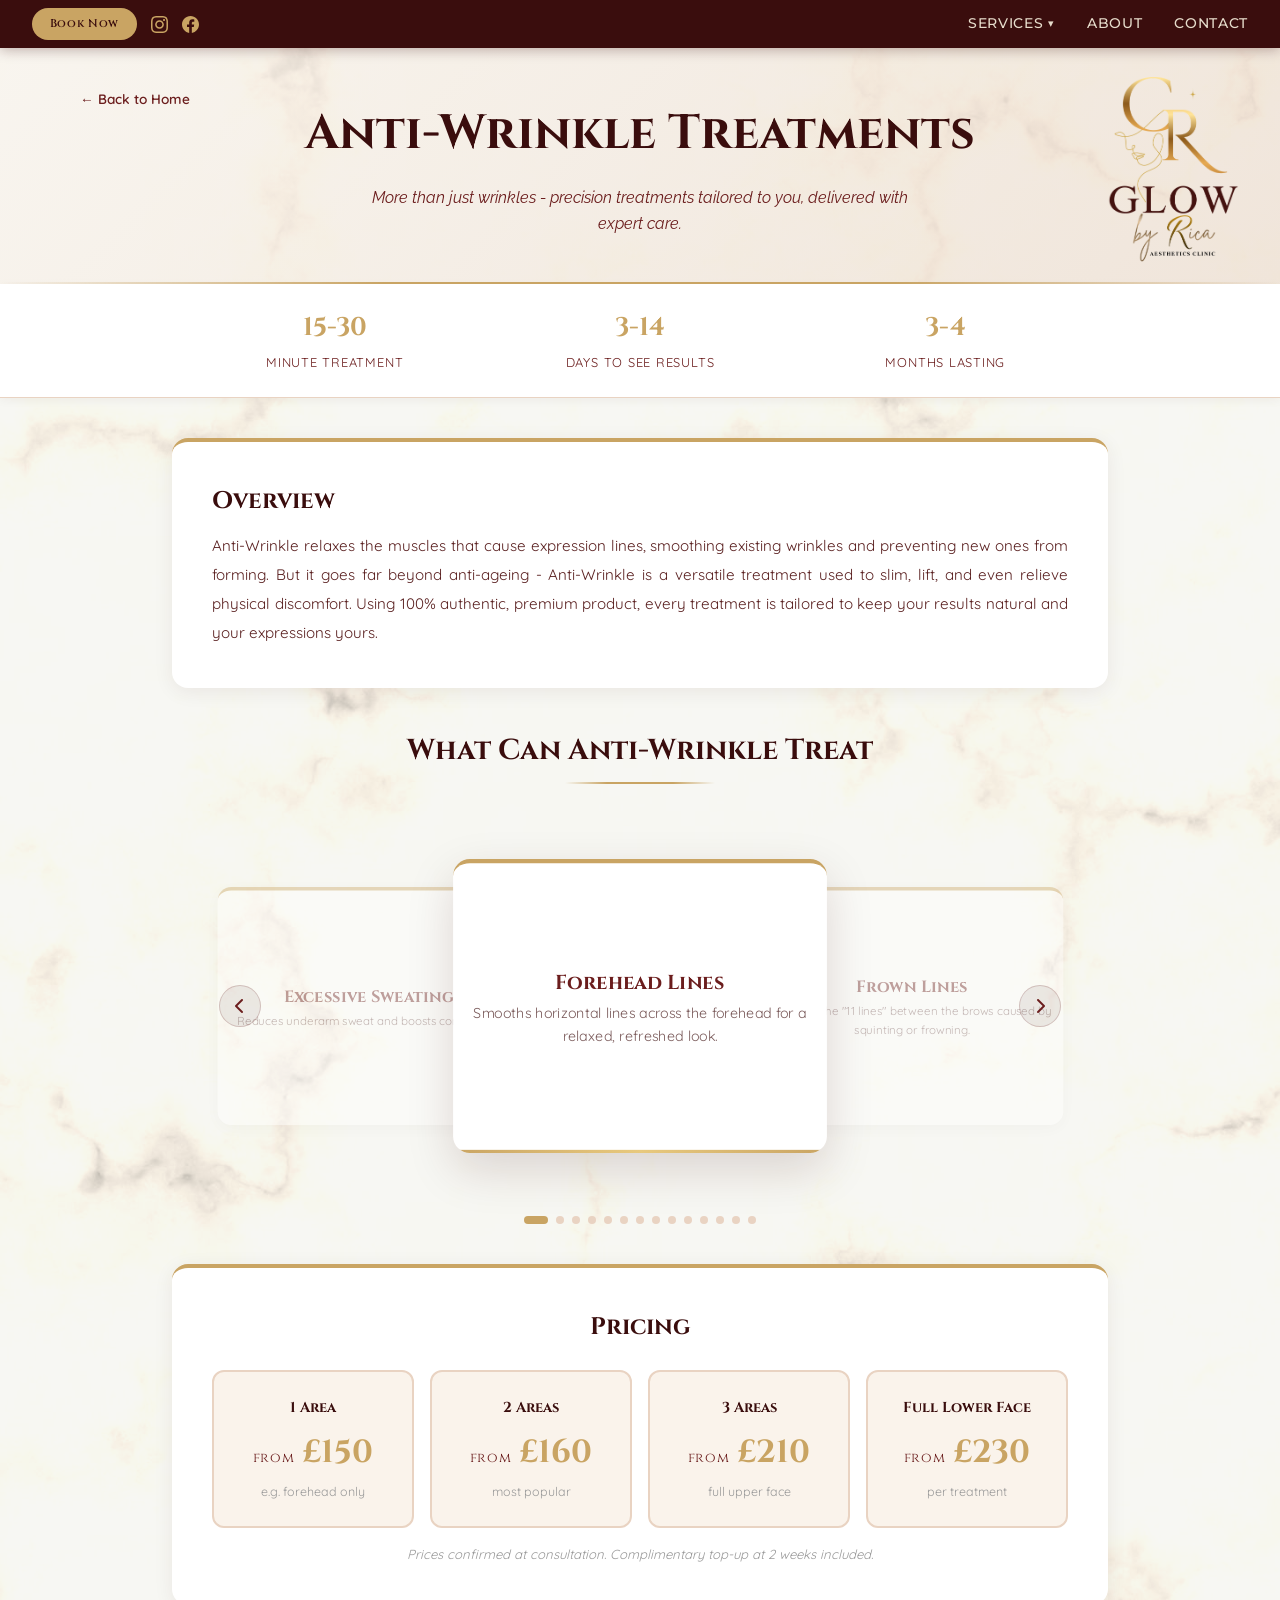
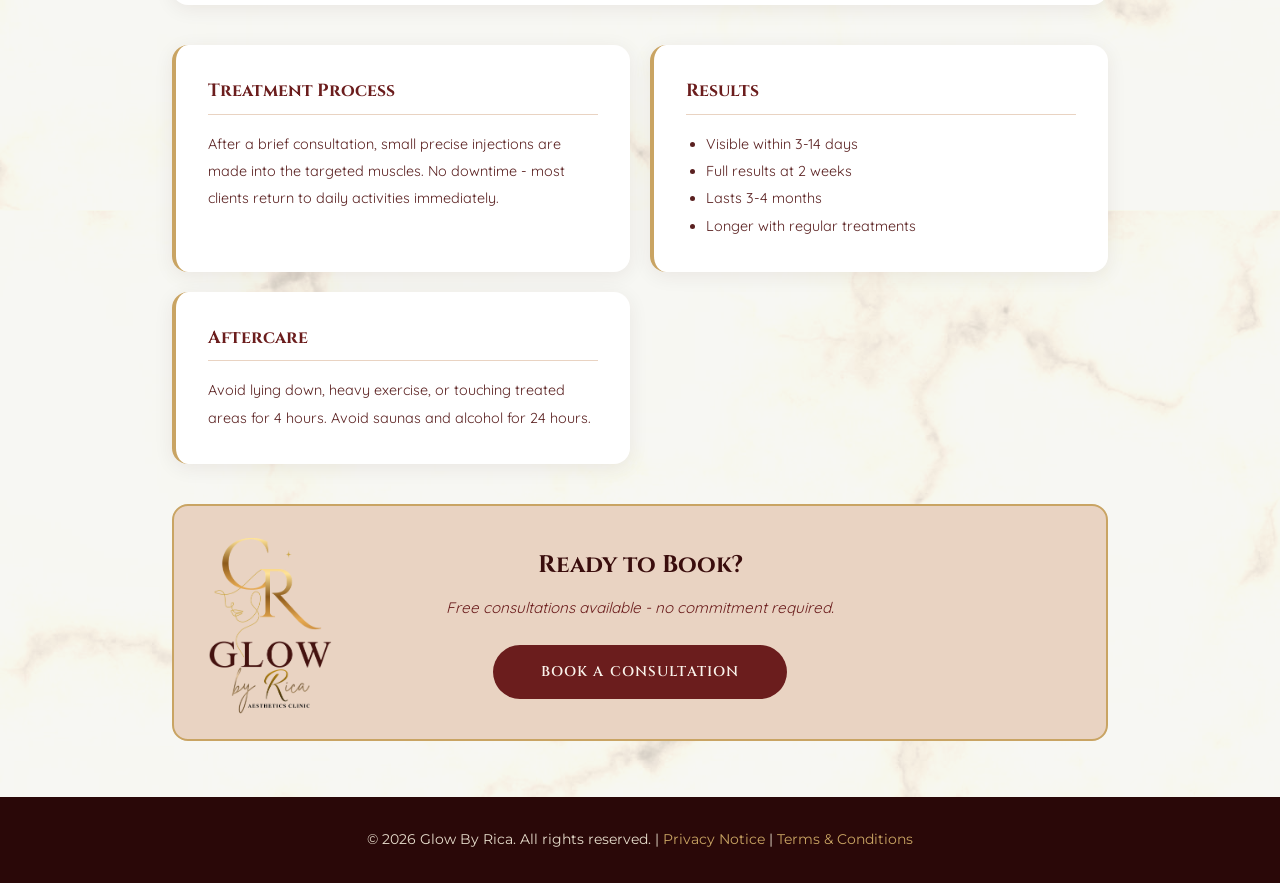
<file: botox.html>
<!DOCTYPE html>
<html lang="en">
<head>
    <meta charset="UTF-8">
    <meta name="viewport" content="width=device-width, initial-scale=1.0">
    <title>Anti-Wrinkle Treatments Derby | Glow By Rica</title>
    <meta name="description" content="Anti-wrinkle treatments in Derby city centre from a registered nurse. Forehead lines, frown lines and crow's feet. Free consultations available.">
    <link rel="canonical" href="https://www.glowbyrica.com/anti-wrinkle">
    <meta property="og:type" content="website">
    <meta property="og:locale" content="en_GB">
    <meta property="og:site_name" content="Glow By Rica">
    <meta property="og:title" content="Anti-Wrinkle Treatments Derby | Glow By Rica">
    <meta property="og:description" content="Anti-wrinkle treatments in Derby city centre from a registered nurse. Forehead lines, frown lines and crow's feet. Free consultations available.">
    <meta property="og:url" content="https://www.glowbyrica.com/anti-wrinkle">
    <meta property="og:image" content="https://www.glowbyrica.com/images/og-image.jpg">
    <meta property="og:image:width" content="1200">
    <meta property="og:image:height" content="630">
    <meta property="og:image:alt" content="Glow By Rica - aesthetics clinic in Derby">
    <meta name="twitter:card" content="summary_large_image">
    <meta name="twitter:title" content="Anti-Wrinkle Treatments Derby | Glow By Rica">
    <meta name="twitter:description" content="Anti-wrinkle treatments in Derby city centre from a registered nurse. Forehead lines, frown lines and crow's feet. Free consultations available.">
    <meta name="twitter:image" content="https://www.glowbyrica.com/images/og-image.jpg">
    <link rel="icon" type="image/jpeg" href="images/GLOW2.jpg">
    <link href="https://fonts.googleapis.com/css2?family=Cinzel:wght@400;700&family=Raleway:wght@400;600;700&family=Quicksand:wght@400;500;600&family=Montserrat:wght@400;500;600&display=swap" rel="stylesheet">
    <link rel="stylesheet" href="https://cdnjs.cloudflare.com/ajax/libs/font-awesome/6.5.1/css/all.min.css">
    <style>
        * { margin: 0; padding: 0; box-sizing: border-box; }

        body {
            font-family: 'Quicksand', sans-serif;
            background-color: #FAF3EB;
            color: #3A0D0D;
            line-height: 1.6;
            position: relative;
        }

        /* Rica's leaflet marble, anchored to the page (same recipe as index) */
        body::before {
            content: '';
            position: absolute;
            inset: 0;
            z-index: -1;
            pointer-events: none;
            background: url('images/marble.jpg') top center / 100% auto repeat-y;
            filter: sepia(0.25) brightness(0.97);
        }

        @media (max-width: 900px) {
            body::before { background-size: 260% auto; }
        }

        h1, h2, h3, h4 { font-family: 'Raleway', sans-serif; }
        header, footer { font-family: 'Montserrat', sans-serif; }

        header {
            background-color: #3A0D0D;
            color: #fff;
            padding: 0.5rem 0;
            position: sticky;
            top: 0;
            box-shadow: 0 2px 12px rgba(58,13,13,0.3);
            z-index: 100;
        }

        .header-container {
            width: 100%;
            padding: 0 2rem;
            display: flex;
            justify-content: flex-end;
            align-items: center;
        }

        .logo { text-decoration: none; display: flex; align-items: center; }
        .logo img { height: 70px; width: 70px; object-fit: contain; }

        .hamburger {
            display: none;
            flex-direction: column;
            gap: 5px;
            cursor: pointer;
            background: none;
            border: none;
            padding: 4px;
        }

        .hamburger span {
            display: block;
            width: 26px;
            height: 2px;
            background: #E6DCCB;
            border-radius: 2px;
            transition: all 0.3s ease;
        }

        .hamburger.open span:nth-child(1) { transform: translateY(7px) rotate(45deg); }
        .hamburger.open span:nth-child(2) { opacity: 0; }
        .hamburger.open span:nth-child(3) { transform: translateY(-7px) rotate(-45deg); }

        nav {
            display: flex;
            align-items: center;
            gap: 2rem;
        }

        nav a {
            color: #E6DCCB;
            text-decoration: none;
            font-family: 'Montserrat', sans-serif;
            font-weight: 500;
            font-size: 0.85rem;
            letter-spacing: 0.05em;
            text-transform: uppercase;
            transition: color 0.3s ease;
            margin-left: 0;
        }

        nav a:hover { color: #C9A463; }

        .header-left {
            display: flex;
            align-items: center;
            gap: 0.9rem;
            margin-right: auto;
        }

        .header-book-btn {
            display: inline-block;
            background: #C9A463;
            color: #3A0D0D;
            padding: 0.45rem 1.1rem;
            border-radius: 50px;
            font-family: "Cinzel", serif;
            font-size: 0.7rem;
            font-weight: 600;
            letter-spacing: 0.06em;
            text-decoration: none;
            white-space: nowrap;
            transition: all 0.3s ease;
        }

        .header-book-btn:hover { background: #E6DCCB; }

        .header-social {
            display: inline-flex;
            align-items: center;
            color: #C9A463;
            transition: color 0.3s ease;
        }

        .header-social svg { width: 17px; height: 17px; fill: currentColor; }
        .header-social:hover { color: #E6DCCB; }

        .has-dropdown { position: relative; display: inline-flex; align-items: center; vertical-align: middle; }
        .has-dropdown > a { display: flex; align-items: center; gap: 0.3rem; }
        .dropdown-arrow { font-size: 0.7rem; transition: transform 0.3s ease; }
        .has-dropdown.open .dropdown-arrow { transform: rotate(180deg); }

        .dropdown-menu {
            display: none;
            position: absolute;
            top: 100%;
            right: 0;
            background: #3A0D0D;
            border: 1px solid rgba(201,164,99,0.4);
            border-radius: 10px;
            min-width: 220px;
            padding: 0.75rem 0 0.5rem;
            box-shadow: 0 8px 24px rgba(58,13,13,0.35);
            z-index: 200;
            list-style: none;
        }

        .dropdown-menu li a {
            display: block;
            padding: 0.75rem 1.25rem;
            color: #E6DCCB;
            font-size: 0.82rem;
            white-space: nowrap;
            text-transform: uppercase;
            letter-spacing: 0.05em;
            margin-left: 0;
        }

        .dropdown-menu li a:hover { color: #C9A463; background: rgba(201,164,99,0.08); }

        @media (hover: hover) {
            .has-dropdown:hover .dropdown-menu { display: block; }
        }
        .has-dropdown.open .dropdown-menu { display: block; }

        @media (max-width: 768px) {
            .has-dropdown { position: static; display: block; }
            .dropdown-menu {
                position: static;
                box-shadow: none;
                border: none;
                border-left: 2px solid #C9A463;
                border-radius: 0;
                background: rgba(201,164,99,0.05);
                padding: 0;
                min-width: unset;
            }
            .dropdown-menu li a { padding: 0.6rem 2.5rem; font-size: 0.8rem; }
        }

        /* Page Hero */
        .page-hero {
            background: linear-gradient(135deg, rgba(250,243,235,0.5) 0%, rgba(233,211,194,0.5) 100%);
            padding: 3rem 2rem;
            text-align: center;
            position: relative;
        }

        /* Tapered divider, matching the main page hero */
        .page-hero::after {
            content: '';
            position: absolute;
            left: 0;
            right: 0;
            bottom: 0;
            height: 2px;
            background: linear-gradient(90deg, transparent, #C9A463 30%, #C9A463 70%, transparent);
        }

        .page-hero-left {
            position: absolute;
            left: 2rem;
            top: 2.5rem;
            text-align: left;
        }

        .page-hero-right-logo {
            position: absolute;
            right: 2rem;
            top: 50%;
            transform: translateY(-50%);
        }

        .page-hero-right-logo a img {
            transition: transform 0.4s ease, filter 0.4s ease;
        }

        .page-hero-right-logo a:hover img {
            transform: scale(1.06);
            filter: drop-shadow(0 0 12px rgba(201,164,99,0.7)) brightness(1.1);
        }

        .page-hero p {
            color: #6B1D1D;
            font-size: 1rem;
            font-style: italic;
            font-family: 'Raleway', sans-serif;
        }

        .back-link {
            color: #6B1D1D;
            text-decoration: none;
            font-size: 0.85rem;
            display: block;
            margin-bottom: 1.5rem;
            font-weight: 600;
            transition: color 0.3s;
            text-align: left;
            max-width: 1000px;
            margin-left: auto;
            margin-right: auto;
        }

        .back-link:hover { color: #3A0D0D; }

        .page-hero h1 {
            font-family: "Cinzel", serif;
            font-size: clamp(2rem, 5vw, 3rem);
            color: #3A0D0D;
            margin-bottom: 0.75rem;
        }

        .page-hero p {
            color: #6B1D1D;
            font-size: 1rem;
            max-width: 550px;
            margin: 0 auto;
            font-style: italic;
            font-family: 'Raleway', sans-serif;
        }

        /* Stats bar */
        .stats-bar {
            background: #fff;
            border-bottom: 1px solid #E9D3C2;
            padding: 1.5rem 2rem;
            box-shadow: 0 2px 10px rgba(58,13,13,0.05);
        }

        .stats-inner {
            max-width: 900px;
            margin: 0 auto;
            display: grid;
            grid-template-columns: repeat(3, 1fr);
            gap: 1rem;
            text-align: center;
        }

        .stat-item h3 {
            font-family: "Cinzel", serif;
            font-size: 1.6rem;
            color: #C9A463;
            margin-bottom: 0.2rem;
        }

        .stat-item p {
            font-size: 0.8rem;
            color: #6B1D1D;
            text-transform: uppercase;
            letter-spacing: 0.06em;
        }

        .container { max-width: 1000px; margin: 0 auto; padding: 2.5rem 2rem; }

        /* Section header */
        .section-header {
            text-align: center;
            margin-bottom: 2rem;
        }

        .section-header h2 {
            font-family: "Cinzel", serif;
            font-size: 1.8rem;
            color: #3A0D0D;
            margin-bottom: 0.4rem;
        }

        .gold-line {
            width: 150px;
            height: 2px;
            background: linear-gradient(90deg, transparent, #C9A463 28%, #C9A463 72%, transparent);
            margin: 0.5rem auto 0;
        }

        /* Overview */
        .overview-card {
            background: #fff;
            border-radius: 16px;
            padding: 2.5rem;
            margin-bottom: 2.5rem;
            box-shadow: 0 4px 20px rgba(58,13,13,0.07);
            border-top: 4px solid #C9A463;
        }

        .overview-card h2 {
            font-family: "Cinzel", serif;
            color: #3A0D0D;
            font-size: 1.5rem;
            margin-bottom: 0.75rem;
        }

        .overview-card p {
            color: #5a2020;
            line-height: 1.9;
            font-size: 0.95rem;
            text-align: justify;
        }

        /* Carousel */
        .carousel-section { margin-bottom: 0.5rem; }

        .carousel-wrapper {
            position: relative;
            height: 380px;
            display: flex;
            align-items: center;
            justify-content: center;
        }

        .carousel-viewport {
            position: relative;
            width: 100%;
            height: 100%;
        }

        .carousel-track {
            position: relative;
            width: 100%;
            height: 100%;
        }

        .treatment-card {
            position: absolute;
            top: 50%;
            left: 31%;
            width: 38%;
            min-height: 280px;
            background: #fff;
            border-radius: 16px;
            padding: 0.75rem;
            text-align: center;
            color: #3A0D0D;
            transition: left 0.5s cubic-bezier(0.4,0,0.2,1),
                        transform 0.5s cubic-bezier(0.4,0,0.2,1),
                        opacity 0.5s ease,
                        box-shadow 0.5s ease;
            overflow: hidden;
            display: flex;
            flex-direction: column;
            justify-content: center;
            opacity: 0;
            pointer-events: none;
            transform: translateY(-50%) scale(0.8);
            border-top: 4px solid #C9A463;
            box-shadow: 0 4px 20px rgba(58,13,13,0.07);
        }

        .treatment-card.side-left {
            left: 2%;
            transform: translateY(-50%) scale(0.85);
            opacity: 0.4;
            z-index: 1;
            pointer-events: auto;
        }

        .treatment-card.center {
            left: 31%;
            transform: translateY(-50%) scale(1.05);
            opacity: 1;
            z-index: 3;
            box-shadow: 0 16px 45px rgba(58,13,13,0.15);
            pointer-events: auto;
        }

        .treatment-card.center::after {
            content: '';
            position: absolute;
            bottom: 0; left: 0; right: 0;
            height: 3px;
            background: linear-gradient(90deg, #C9A463, #e8c97e, #C9A463);
        }

        .treatment-card.side-right {
            left: 60%;
            transform: translateY(-50%) scale(0.85);
            opacity: 0.4;
            z-index: 1;
            pointer-events: auto;
        }

        .treatment-card h4 {
            font-family: "Cinzel", serif;
            color: #6B1D1D;
            font-size: 1.2rem;
            margin-bottom: 0.2rem;
            line-height: 1.4;
        }

        .treatment-card p {
            color: #7a5a5a;
            font-size: 0.85rem;
            line-height: 1.6;
        }

        .carousel-btn {
            position: absolute;
            top: 50%;
            background: rgba(58,13,13,0.08);
            color: #6B1D1D;
            border: 1px solid rgba(107,29,29,0.2);
            border-radius: 50%;
            width: 42px;
            height: 42px;
            font-size: 1rem;
            cursor: pointer;
            z-index: 10;
            transition: all 0.3s ease;
            display: flex;
            align-items: center;
            justify-content: center;
        }

        #prevBtn { left: 5%; transform: translateY(-50%); }
        #nextBtn { left: 95%; transform: translateX(-100%) translateY(-50%); }

        .carousel-btn:hover {
            background: #C9A463;
            color: #fff;
            border-color: #C9A463;
        }

        /* Dots */
        .carousel-dots {
            display: flex;
            justify-content: center;
            gap: 0.5rem;
            margin-top: 1.25rem;
            margin-bottom: 2.5rem;
        }

        .dot {
            width: 8px;
            height: 8px;
            border-radius: 50%;
            background: #E9D3C2;
            cursor: pointer;
            transition: all 0.3s ease;
            border: none;
        }

        .dot.active {
            background: #C9A463;
            width: 24px;
            border-radius: 4px;
        }

        /* Pricing */
        .pricing-section {
            background: #fff;
            border-radius: 16px;
            padding: 2.5rem;
            margin-bottom: 2.5rem;
            box-shadow: 0 4px 20px rgba(58,13,13,0.07);
            border-top: 4px solid #C9A463;
        }

        .pricing-section h2 {
            font-family: "Cinzel", serif;
            color: #3A0D0D;
            font-size: 1.5rem;
            margin-bottom: 1.5rem;
            text-align: center;
        }

        .pricing-grid {
            display: grid;
            grid-template-columns: repeat(auto-fit, minmax(170px, 1fr));
            gap: 1rem;
            margin-bottom: 1rem;
        }

        .price-card {
            border: 2px solid #E9D3C2;
            border-radius: 12px;
            padding: 1.5rem;
            text-align: center;
            transition: all 0.3s ease;
            background: #FAF3EB;
        }

        .price-card:hover {
            border-color: #C9A463;
            transform: translateY(-3px);
            box-shadow: 0 6px 16px rgba(58,13,13,0.1);
        }

        .price-card h4 {
            font-family: "Cinzel", serif;
            color: #3A0D0D;
            font-size: 0.9rem;
            margin-bottom: 0.5rem;
        }

        .price-card .price {
            font-size: 2rem;
            font-weight: 700;
            color: #C9A463;
            font-family: 'Cinzel', serif;
        }

        .price-card .price .from { font-size: 0.85rem; font-weight: 400; color: #6B1D1D; letter-spacing: 0.05em; }

        .price-card .price-note {
            font-size: 0.78rem;
            color: #999;
            margin-top: 0.25rem;
        }

        .pricing-note {
            text-align: center;
            color: #999;
            font-size: 0.82rem;
            font-style: italic;
        }

        /* Info grid */
        .info-grid {
            display: grid;
            grid-template-columns: 1fr 1fr;
            gap: 1.25rem;
            margin-bottom: 2.5rem;
        }

        .info-card {
            background: #fff;
            border-radius: 16px;
            padding: 2rem;
            box-shadow: 0 4px 20px rgba(58,13,13,0.07);
            border-left: 4px solid #C9A463;
        }

        .info-card h2 {
            font-family: "Cinzel", serif;
            color: #6B1D1D;
            font-size: 1.1rem;
            margin-bottom: 1rem;
            padding-bottom: 0.5rem;
            border-bottom: 1px solid #E9D3C2;
        }

        .info-card p, .info-card ul {
            color: #5a2020;
            font-size: 0.9rem;
            line-height: 1.9;
        }

        .info-card ul { margin-left: 1.25rem; }

        /* Book CTA */
        .book-cta {
            background: #E9D3C2;
            border-radius: 16px;
            padding: 2.5rem;
            text-align: center;
            border: 2px solid #C9A463;
            position: relative;
        }

        .book-cta h2 {
            font-family: "Cinzel", serif;
            color: #3A0D0D;
            font-size: 1.5rem;
            margin-bottom: 0.75rem;
        }

        .book-cta p {
            color: #6B1D1D;
            margin-bottom: 1.5rem;
            font-size: 0.95rem;
            font-style: italic;
        }

        /* GLOW.png's visible mark sits ~24px below the top of the image box
           at this size (transparent canvas padding), so top is tuned to
           center the visible logo on the heading, not the image box. */
        .book-cta-logo {
            display: block;
            /* Fills the panel height minus an even 12px top/bottom, so it
               is as large as possible with no leftover gap, and adapts to
               each page's panel height automatically. */
            height: calc(100% - 24px);
            width: auto;
            position: absolute;
            left: 1.2rem;
            top: 12px;
        }

        @media (max-width: 640px) {
            /* Trim the panel's top padding: on mobile the logo sits in
               normal flow as the first child, so that padding was the
               whole gap above it. */
            .book-cta { padding: 1rem 1.5rem 2rem; }

            .book-cta-logo {
                position: static;
                /* explicit height: the calc(100%) above needs a positioned
                   parent, which no longer applies when static */
                height: 200px;
                width: auto;
                margin: 0 auto 0.5rem;
            }
        }

        .cta-button {
            background-color: #6B1D1D;
            color: #FAF3EB;
            padding: 1rem 3rem;
            border: none;
            border-radius: 50px;
            font-size: 0.88rem;
            font-weight: 600;
            letter-spacing: 0.08em;
            text-transform: uppercase;
            cursor: pointer;
            transition: all 0.3s ease;
            text-decoration: none;
            display: inline-block;
            font-family: "Cinzel", serif;
        }

        .cta-button:hover {
            background-color: #3A0D0D;
            transform: translateY(-2px);
            box-shadow: 0 6px 20px rgba(58,13,13,0.25);
        }

        /* Scroll to top */
        .scroll-top {
            position: fixed;
            top: 90px;
            left: 1.5rem;
            width: 44px;
            height: 44px;
            background-color: #6B1D1D;
            color: #FAF3EB;
            border: none;
            border-radius: 50%;
            cursor: pointer;
            display: flex;
            align-items: center;
            justify-content: center;
            font-size: 1rem;
            opacity: 0;
            visibility: hidden;
            transition: opacity 0.6s ease, transform 0.3s ease, background-color 0.3s ease;
            z-index: 999;
            box-shadow: 0 4px 12px rgba(58,13,13,0.3);
        }

        .scroll-top.visible { visibility: visible; }
        .scroll-top:hover { opacity: 1 !important; background-color: #3A0D0D; transform: translateY(-3px); }

        footer {
            background-color: #2a0808;
            color: #E6DCCB;
            text-align: center;
            padding: 2rem;
            font-size: 0.85rem;
            margin-top: 1rem;
        }

        @media (max-width: 768px) {
            .hamburger { display: flex; }
            nav {
                display: none;
                position: absolute;
                top: 100%;
                left: 0;
                right: 0;
                background-color: #3A0D0D;
                flex-direction: column;
                padding: 1rem 0;
                box-shadow: 0 4px 12px rgba(58,13,13,0.3);
                z-index: 99;
            }
            nav.mobile-open { display: flex; align-items: stretch; }
            nav a { margin-left: 0; padding: 0.75rem 2rem; display: block; text-align: right; }
            .has-dropdown > a { justify-content: flex-end; padding-right: 2rem; }
            .dropdown-menu li a { text-align: right; padding-right: 2.5rem; }
            nav .has-dropdown { display: none !important; }
            nav.mobile-open .has-dropdown { display: block !important; }
            .header-container { justify-content: space-between; }
            .hamburger { margin-left: auto; }
            .header-book-btn {
                display: inline-block;
                background: #C9A463;
                color: #3A0D0D;
                padding: 0.45rem 0.9rem;
                border-radius: 50px;
                font-family: "Cinzel", serif;
                font-size: 0.6rem;
                font-weight: 600;
                letter-spacing: 0.06em;
                text-decoration: none;
                white-space: nowrap;
            }
            .info-grid { grid-template-columns: 1fr; }
            .stats-inner { grid-template-columns: 1fr; }

            .page-hero {
                display: block;
                position: relative;
                padding: 1.25rem 170px 1.25rem 1.25rem;
                min-height: unset;
            }

            .page-hero-left {
                position: static !important;
                top: auto !important;
                left: auto !important;
                margin-bottom: 0.5rem;
            }

            .page-hero-left .back-link {
                padding-left: 0 !important;
            }

            .page-hero h1 {
                position: static !important;
                bottom: auto !important;
                left: auto !important;
                transform: none !important;
                width: auto !important;
                text-align: left !important;
                font-size: 1.8rem !important;
                line-height: 1.1;
                margin: 0 0 0.4rem !important;
                z-index: auto;
            }

            .page-hero p {
                position: static !important;
                bottom: auto !important;
                left: auto !important;
                transform: none !important;
                width: auto !important;
                text-align: left !important;
                font-size: 0.62rem !important;
                margin: 0 !important;
                max-width: none !important;
                line-height: 1.4;
                font-style: normal !important;
                font-family: "Quicksand", sans-serif !important;
                color: #6B1D1D !important;
                z-index: auto;
            }

            .page-hero-right-logo {
                position: absolute !important;
                right: 0.5rem !important;
                top: 50% !important;
                left: auto !important;
                transform: translateY(-50%) !important;
            }

            .page-hero-right-logo img {
                height: 175px !important;
                width: auto !important;
                max-width: none !important;
            }
        }
    </style>
</head>
<body>
    <header>
        <div class="header-container">
            <div class="header-left">
                <a href="/#contact" class="header-book-btn">Book Now</a>
                <a href="https://www.instagram.com/glow_by_rica?igsh=MWxnbjExbDdrdWJpdw==" target="_blank" aria-label="Instagram" class="header-social"><svg viewBox="0 0 24 24"><path d="M12 2.163c3.204 0 3.584.012 4.85.07 3.252.148 4.771 1.691 4.919 4.919.058 1.265.069 1.645.069 4.849 0 3.205-.012 3.584-.069 4.849-.149 3.225-1.664 4.771-4.919 4.919-1.266.058-1.644.07-4.85.07-3.204 0-3.584-.012-4.849-.07-3.26-.149-4.771-1.699-4.919-4.92-.058-1.265-.07-1.644-.07-4.849 0-3.204.013-3.583.07-4.849.149-3.227 1.664-4.771 4.919-4.919 1.266-.057 1.645-.069 4.849-.069zm0-2.163c-3.259 0-3.667.014-4.947.072-4.358.2-6.78 2.618-6.98 6.98-.059 1.281-.073 1.689-.073 4.948 0 3.259.014 3.668.072 4.948.2 4.358 2.618 6.78 6.98 6.98 1.281.058 1.689.072 4.948.072 3.259 0 3.668-.014 4.948-.072 4.354-.2 6.782-2.618 6.979-6.98.059-1.28.073-1.689.073-4.948 0-3.259-.014-3.667-.072-4.947-.196-4.354-2.617-6.78-6.979-6.98-1.281-.059-1.69-.073-4.949-.073zm0 5.838c-3.403 0-6.162 2.759-6.162 6.162s2.759 6.163 6.162 6.163 6.162-2.759 6.162-6.163c0-3.403-2.759-6.162-6.162-6.162zm0 10.162c-2.209 0-4-1.79-4-4 0-2.209 1.791-4 4-4s4 1.791 4 4c0 2.21-1.791 4-4 4zm6.406-11.845c-.796 0-1.441.645-1.441 1.44s.645 1.44 1.441 1.44c.795 0 1.439-.645 1.439-1.44s-.644-1.44-1.439-1.44z"/></svg></a>
                <a href="https://www.facebook.com/profile.php?id=61556058730324&amp;locale=en_GB" target="_blank" aria-label="Facebook" class="header-social"><svg viewBox="0 0 24 24"><path d="M24 12.073c0-6.627-5.373-12-12-12s-12 5.373-12 12c0 5.99 4.388 10.954 10.125 11.854v-8.385H7.078v-3.47h3.047V9.43c0-3.007 1.792-4.669 4.533-4.669 1.312 0 2.686.235 2.686.235v2.953H15.83c-1.491 0-1.956.925-1.956 1.874v2.25h3.328l-.532 3.47h-2.796v8.385C19.612 23.027 24 18.062 24 12.073z"/></svg></a>
            </div>
            <button class="hamburger" id="hamburger" aria-label="Open menu">
                <span></span><span></span><span></span>
            </button>
            <nav id="main-nav">
                <div class="has-dropdown">
                    <a href="/#services">Services <span class="dropdown-arrow">▾</span></a>
                    <ul class="dropdown-menu">
                        <li><a href="dermal-fillers">Dermal Fillers</a></li>
                        <li><a href="botox.html">Anti-Wrinkle Treatments</a></li>
                    </ul>
                </div>
                <a href="/#about">About</a>
                <a href="/#contact">Contact</a>
            </nav>
        </div>
    </header>

    <div class="page-hero">
        <div class="page-hero-left">
            <a href="/" class="back-link" style="margin-bottom:0.75rem;padding-left:3rem;">← Back to Home</a>
        </div>
        <div class="page-hero-right-logo">
            <img src="images/GLOW.png" alt="Glow By Rica logo" style="height:220px;width:auto;display:block;">
        </div>
        <h1>Anti-Wrinkle Treatments</h1>
        <p>More than just wrinkles - precision treatments tailored to you, delivered with expert care.</p>
    </div>

    <div class="stats-bar">
        <div class="stats-inner">
            <div class="stat-item"><h3>15-30</h3><p>minute treatment</p></div>
            <div class="stat-item"><h3>3-14</h3><p>days to see results</p></div>
            <div class="stat-item"><h3>3-4</h3><p>months lasting</p></div>
        </div>
    </div>

    <div class="container">

        <div class="overview-card">
            <h2>Overview</h2>
            <p>Anti-Wrinkle relaxes the muscles that cause expression lines, smoothing existing wrinkles and preventing new ones from forming. But it goes far beyond anti-ageing - Anti-Wrinkle is a versatile treatment used to slim, lift, and even relieve physical discomfort. Using 100% authentic, premium product, every treatment is tailored to keep your results natural and your expressions yours.</p>
        </div>

        <div class="section-header">
            <h2>What Can Anti-Wrinkle Treat</h2>
            <div class="gold-line"></div>
        </div>

        <div class="carousel-section">
            <div class="carousel-wrapper">
                <button class="carousel-btn" id="prevBtn"><i class="fas fa-chevron-left"></i></button>
                <div class="carousel-viewport">
                    <div class="carousel-track" id="carouselTrack">
                        <div class="treatment-card"><h4>Forehead Lines</h4><p>Smooths horizontal lines across the forehead for a relaxed, refreshed look.</p></div>
                        <div class="treatment-card"><h4>Frown Lines</h4><p>Reduces the "11 lines" between the brows caused by squinting or frowning.</p></div>
                        <div class="treatment-card"><h4>Crow's Feet</h4><p>Softens fine lines around the eyes for a brighter, more youthful appearance.</p></div>
                        <div class="treatment-card"><h4>Brow Lift</h4><p>Subtly lifts the brows for a more refreshed and awake look.</p></div>
                        <div class="treatment-card"><h4>Bunny Lines</h4><p>Smooths the diagonal lines that appear on the nose when smiling or scrunching.</p></div>
                        <div class="treatment-card"><h4>Nose Tip Lift</h4><p>Subtly lifts and refines the tip of the nose for a more balanced profile.</p></div>
                        <div class="treatment-card"><h4>Smoker's Lines</h4><p>Softens the fine vertical lines around the upper lip for a smoother appearance.</p></div>
                        <div class="treatment-card"><h4>Lip Flip</h4><p>Relaxes the upper lip to create a subtle, natural-looking flip for a fuller appearance.</p></div>
                        <div class="treatment-card"><h4>Gummy Smile</h4><p>Reduces the amount of gum shown when smiling for a more balanced, confident smile.</p></div>
                        <div class="treatment-card"><h4>Downward Smile</h4><p>Relaxes the muscles that pull the corners of the mouth down for a more uplifted smile.</p></div>
                        <div class="treatment-card"><h4>Jawline Slimming</h4><p>Slims the jawline by relaxing the masseter muscles.</p></div>
                        <div class="treatment-card"><h4>Chin Dimpling</h4><p>Smooths the texture of the chin for a more even appearance.</p></div>
                        <div class="treatment-card"><h4>Nostril Slimming</h4><p>Refines the appearance of wider nostrils.</p></div>
                        <div class="treatment-card"><h4>Excessive Sweating</h4><p>Reduces underarm sweat and boosts confidence.</p></div>
                    </div>
                </div>
                <button class="carousel-btn" id="nextBtn"><i class="fas fa-chevron-right"></i></button>
            </div>
            <div class="carousel-dots" id="carouselDots"></div>
        </div>

        <div class="pricing-section">
            <h2>Pricing</h2>
            <div class="pricing-grid">
                <div class="price-card"><h4>1 Area</h4><div class="price"><span class="from">from</span> £150</div><div class="price-note">e.g. forehead only</div></div>
                <div class="price-card"><h4>2 Areas</h4><div class="price"><span class="from">from</span> £160</div><div class="price-note">most popular</div></div>
                <div class="price-card"><h4>3 Areas</h4><div class="price"><span class="from">from</span> £210</div><div class="price-note">full upper face</div></div>
                <div class="price-card"><h4>Full Lower Face</h4><div class="price"><span class="from">from</span> £230</div><div class="price-note">per treatment</div></div>
            </div>
            <p class="pricing-note">Prices confirmed at consultation. Complimentary top-up at 2 weeks included.</p>
        </div>

        <div class="info-grid">
            <div class="info-card">
                <h2>Treatment Process</h2>
                <p>After a brief consultation, small precise injections are made into the targeted muscles. No downtime - most clients return to daily activities immediately.</p>
            </div>
            <div class="info-card">
                <h2>Results</h2>
                <ul>
                    <li>Visible within 3-14 days</li>
                    <li>Full results at 2 weeks</li>
                    <li>Lasts 3-4 months</li>
                    <li>Longer with regular treatments</li>
                </ul>
            </div>
            <div class="info-card">
                <h2>Aftercare</h2>
                <p>Avoid lying down, heavy exercise, or touching treated areas for 4 hours. Avoid saunas and alcohol for 24 hours.</p>
            </div>
        </div>

        <div class="book-cta">
            <img src="images/GLOW.png" alt="Glow By Rica logo" class="book-cta-logo">
            <h2>Ready to Book?</h2>
            <p>Free consultations available - no commitment required.</p>
            <a href="/#contact" class="cta-button">Book a Consultation</a>
        </div>

    </div>

    <button class="scroll-top" id="scrollTop" aria-label="Back to top">
        <i class="fas fa-arrow-up"></i>
    </button>

    <footer>
        <p>&copy; 2026 Glow By Rica. All rights reserved. | <a href="privacy.html" style="color:#C9A463;text-decoration:none;">Privacy Notice</a> | <a href="terms.html" style="color:#C9A463;text-decoration:none;">Terms &amp; Conditions</a></p>
    </footer>

    <script src="script.js"></script>
    <script>
    (function() {
        const track = document.getElementById('carouselTrack');
        const cards = Array.from(track.querySelectorAll('.treatment-card'));
        const dotsContainer = document.getElementById('carouselDots');
        let current = 0;
        const total = cards.length;

        cards.forEach((_, i) => {
            const dot = document.createElement('button');
            dot.classList.add('dot');
            dot.addEventListener('click', () => goTo(i));
            dotsContainer.appendChild(dot);
        });

        function goTo(index) {
            current = (index + total) % total;
            render();
        }

        function render() {
            const prev = (current - 1 + total) % total;
            const next = (current + 1) % total;
            cards.forEach(card => card.classList.remove('center', 'side-left', 'side-right'));
            cards[prev].classList.add('side-left');
            cards[current].classList.add('center');
            cards[next].classList.add('side-right');
            document.querySelectorAll('.dot').forEach((dot, i) => dot.classList.toggle('active', i === current));
        }

        document.getElementById('prevBtn').addEventListener('click', () => { goTo(current - 1); resetTimer(); });
        document.getElementById('nextBtn').addEventListener('click', () => { goTo(current + 1); resetTimer(); });
        render();

        let autoTimer = setInterval(() => goTo(current + 1), 7000);
        function resetTimer() {
            clearInterval(autoTimer);
            autoTimer = setInterval(() => goTo(current + 1), 7000);
        }


        const ham = document.getElementById('hamburger');
        const nav = document.getElementById('main-nav');
        if (ham && nav) {
            ham.addEventListener('click', () => {
                ham.classList.toggle('open');
                nav.classList.toggle('mobile-open');
            });
        }
    })();
    </script>
</body>
</html>
</file>
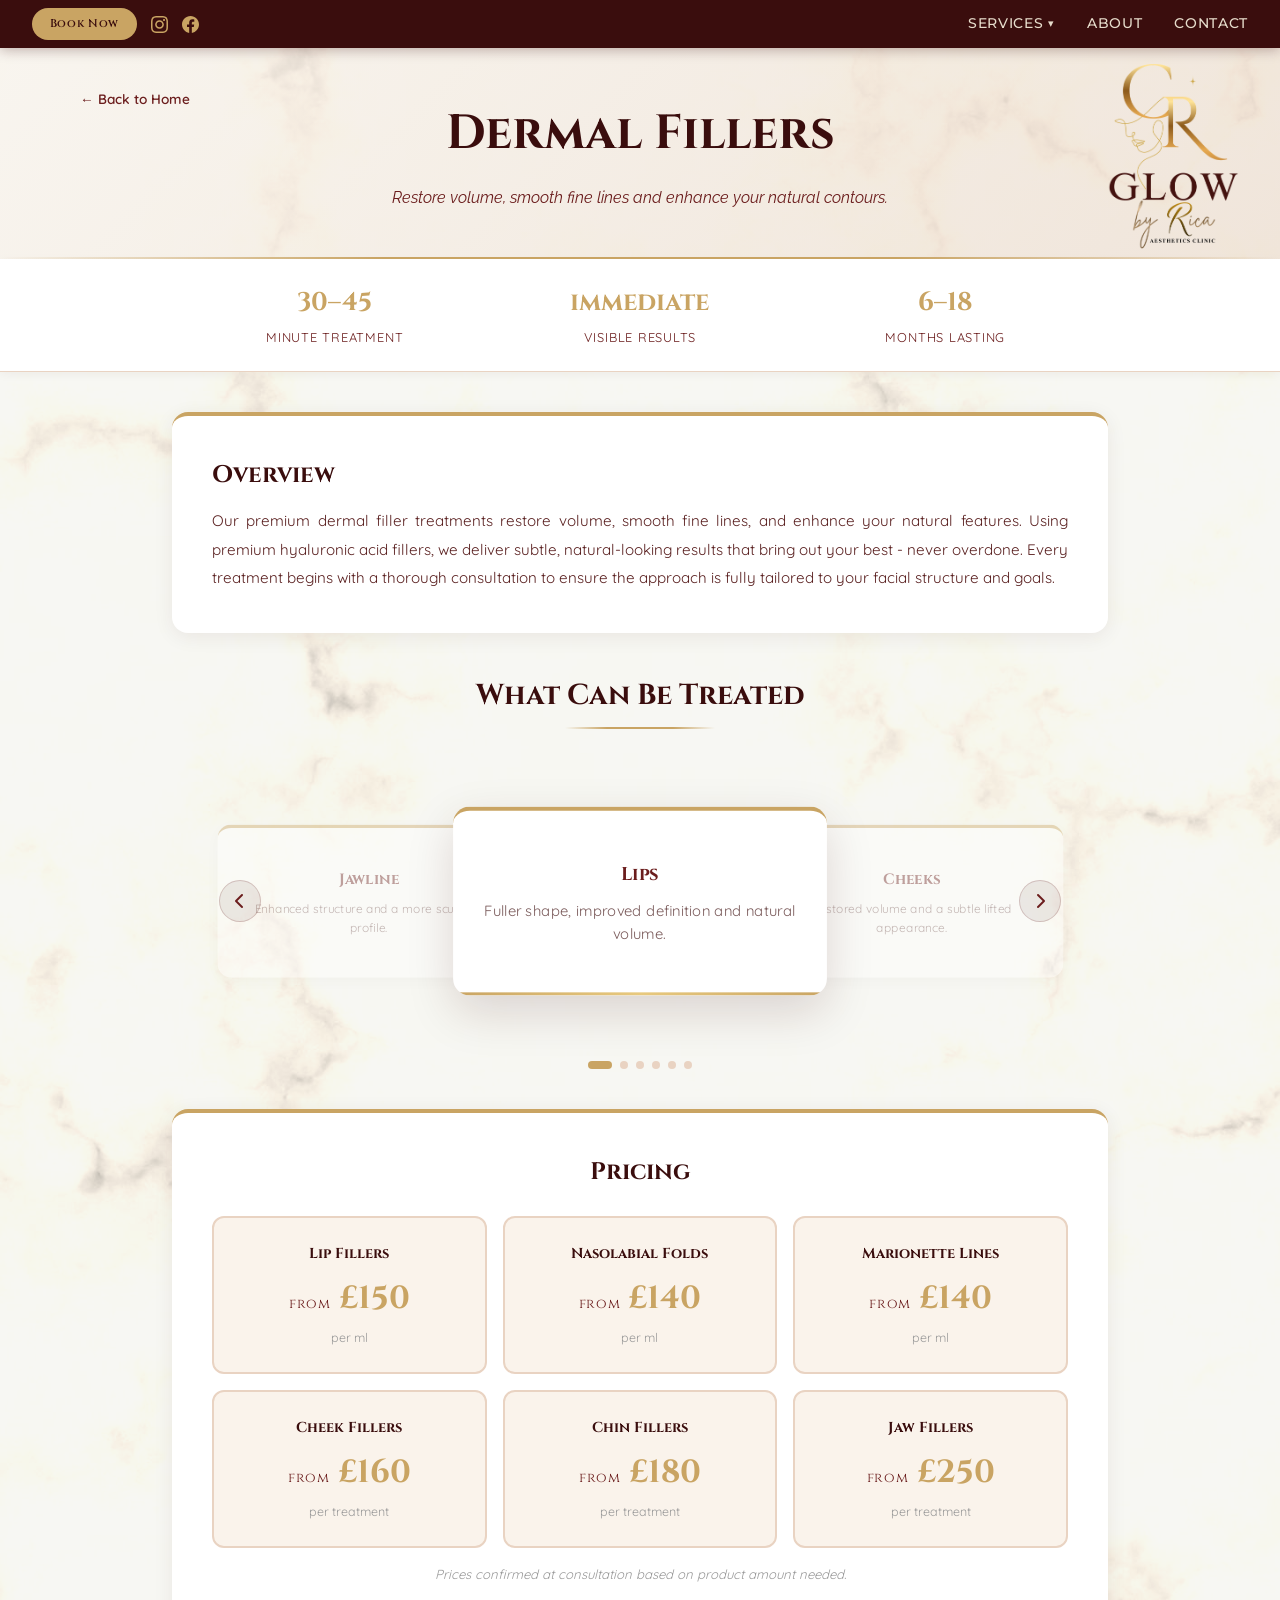
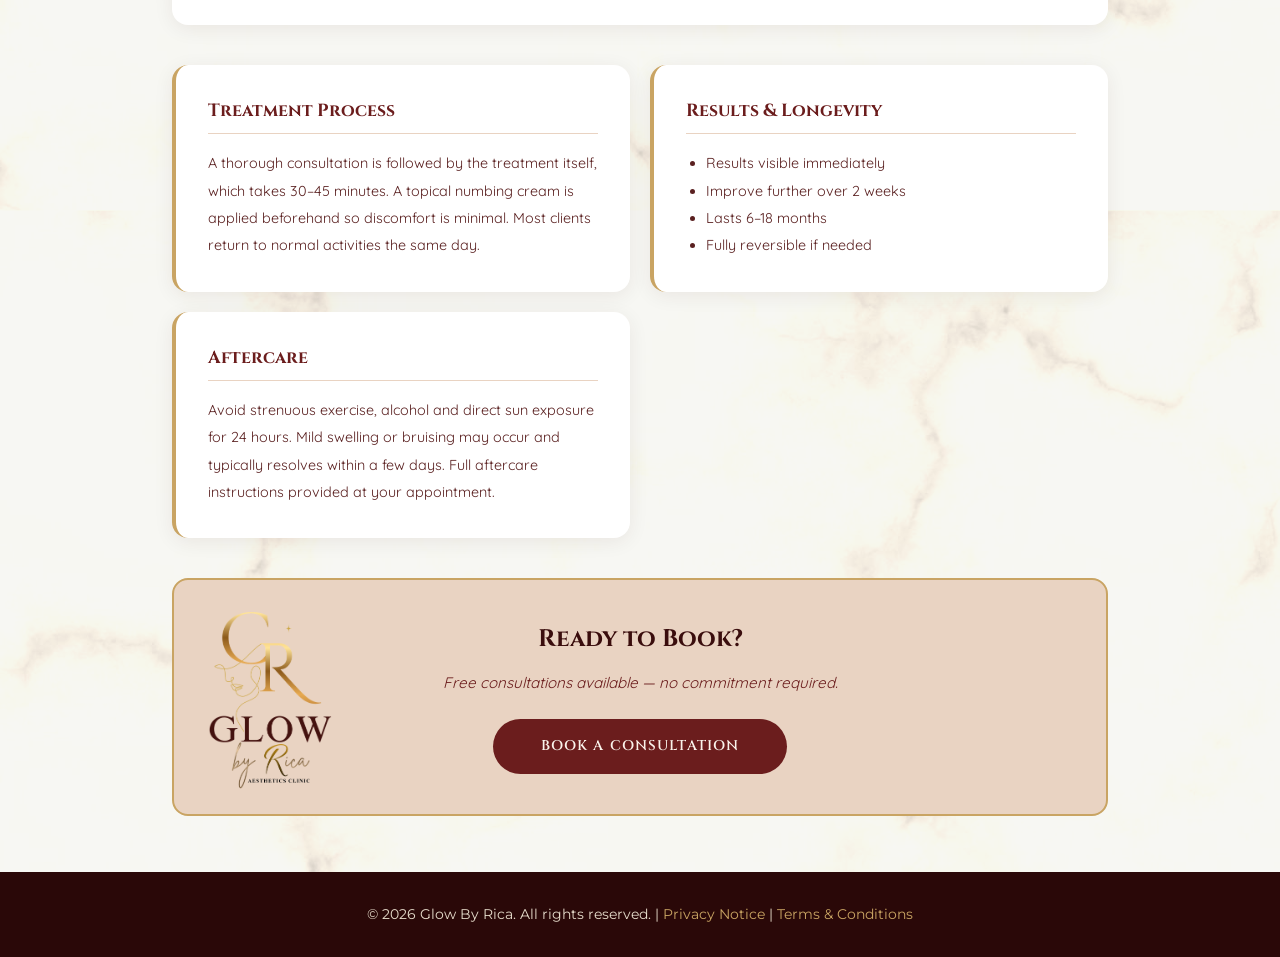
<file: fillers.html>
<!DOCTYPE html>
<html lang="en">
<head>
    <meta charset="UTF-8">
    <meta name="viewport" content="width=device-width, initial-scale=1.0">
    <title>Dermal Fillers Derby | Lip, Cheek &amp; Chin Fillers | Glow By Rica</title>
    <meta name="description" content="Dermal fillers in Derby city centre from a registered nurse. Lip, cheek, chin and jaw fillers, nasolabial folds and marionette lines. Free consultations.">
    <link rel="canonical" href="https://www.glowbyrica.com/dermal-fillers">
    <meta property="og:type" content="website">
    <meta property="og:locale" content="en_GB">
    <meta property="og:site_name" content="Glow By Rica">
    <meta property="og:title" content="Dermal Fillers Derby | Lip, Cheek &amp; Chin Fillers | Glow By Rica">
    <meta property="og:description" content="Dermal fillers in Derby city centre from a registered nurse. Lip, cheek, chin and jaw fillers, nasolabial folds and marionette lines. Free consultations.">
    <meta property="og:url" content="https://www.glowbyrica.com/dermal-fillers">
    <meta property="og:image" content="https://www.glowbyrica.com/images/og-image.jpg">
    <meta property="og:image:width" content="1200">
    <meta property="og:image:height" content="630">
    <meta property="og:image:alt" content="Glow By Rica - aesthetics clinic in Derby">
    <meta name="twitter:card" content="summary_large_image">
    <meta name="twitter:title" content="Dermal Fillers Derby | Lip, Cheek &amp; Chin Fillers | Glow By Rica">
    <meta name="twitter:description" content="Dermal fillers in Derby city centre from a registered nurse. Lip, cheek, chin and jaw fillers, nasolabial folds and marionette lines. Free consultations.">
    <meta name="twitter:image" content="https://www.glowbyrica.com/images/og-image.jpg">
    <link rel="icon" type="image/jpeg" href="images/GLOW2.jpg">
    <link href="https://fonts.googleapis.com/css2?family=Cinzel:wght@400;700&family=Raleway:wght@400;600;700&family=Quicksand:wght@400;500;600&family=Montserrat:wght@400;500;600&display=swap" rel="stylesheet">
    <link rel="stylesheet" href="https://cdnjs.cloudflare.com/ajax/libs/font-awesome/6.5.1/css/all.min.css">
    <style>
        * { margin: 0; padding: 0; box-sizing: border-box; }

        body {
            font-family: 'Quicksand', sans-serif;
            background-color: #FAF3EB;
            color: #3A0D0D;
            line-height: 1.6;
            position: relative;
        }

        /* Rica's leaflet marble, anchored to the page (same recipe as index) */
        body::before {
            content: '';
            position: absolute;
            inset: 0;
            z-index: -1;
            pointer-events: none;
            background: url('images/marble.jpg') top center / 100% auto repeat-y;
            filter: sepia(0.25) brightness(0.97);
        }

        @media (max-width: 900px) {
            body::before { background-size: 260% auto; }
        }

        h1, h2, h3, h4 { font-family: 'Raleway', sans-serif; }
        header, footer { font-family: 'Montserrat', sans-serif; }

        header {
            background-color: #3A0D0D;
            color: #fff;
            padding: 0.5rem 0;
            position: sticky;
            top: 0;
            box-shadow: 0 2px 12px rgba(58,13,13,0.3);
            z-index: 100;
        }

        .header-container {
            width: 100%;
            padding: 0 2rem;
            display: flex;
            justify-content: flex-end;
            align-items: center;
        }

        .hamburger {
            display: none;
            flex-direction: column;
            gap: 5px;
            cursor: pointer;
            background: none;
            border: none;
            padding: 4px;
        }

        .hamburger span {
            display: block;
            width: 26px;
            height: 2px;
            background: #E6DCCB;
            border-radius: 2px;
            transition: all 0.3s ease;
        }

        .hamburger.open span:nth-child(1) { transform: translateY(7px) rotate(45deg); }
        .hamburger.open span:nth-child(2) { opacity: 0; }
        .hamburger.open span:nth-child(3) { transform: translateY(-7px) rotate(-45deg); }

        nav {
            display: flex;
            align-items: center;
            gap: 2rem;
        }

        nav a {
            color: #E6DCCB;
            text-decoration: none;
            font-family: 'Montserrat', sans-serif;
            font-weight: 500;
            font-size: 0.85rem;
            letter-spacing: 0.05em;
            text-transform: uppercase;
            transition: color 0.3s ease;
            margin-left: 0;
        }

        nav a:hover { color: #C9A463; }

        .header-left {
            display: flex;
            align-items: center;
            gap: 0.9rem;
            margin-right: auto;
        }

        .header-book-btn {
            display: inline-block;
            background: #C9A463;
            color: #3A0D0D;
            padding: 0.45rem 1.1rem;
            border-radius: 50px;
            font-family: "Cinzel", serif;
            font-size: 0.7rem;
            font-weight: 600;
            letter-spacing: 0.06em;
            text-decoration: none;
            white-space: nowrap;
            transition: all 0.3s ease;
        }

        .header-book-btn:hover { background: #E6DCCB; }

        .header-social {
            display: inline-flex;
            align-items: center;
            color: #C9A463;
            transition: color 0.3s ease;
        }

        .header-social svg { width: 17px; height: 17px; fill: currentColor; }
        .header-social:hover { color: #E6DCCB; }

        .has-dropdown { position: relative; display: inline-flex; align-items: center; vertical-align: middle; }
        .has-dropdown > a { display: flex; align-items: center; gap: 0.3rem; }
        .dropdown-arrow { font-size: 0.7rem; transition: transform 0.3s ease; }
        .has-dropdown.open .dropdown-arrow { transform: rotate(180deg); }

        .dropdown-menu {
            display: none;
            position: absolute;
            top: 100%;
            right: 0;
            background: #3A0D0D;
            border: 1px solid rgba(201,164,99,0.4);
            border-radius: 10px;
            min-width: 220px;
            padding: 0.75rem 0 0.5rem;
            box-shadow: 0 8px 24px rgba(58,13,13,0.35);
            z-index: 200;
            list-style: none;
        }

        .dropdown-menu li a {
            display: block;
            padding: 0.75rem 1.25rem;
            color: #E6DCCB;
            font-size: 0.82rem;
            white-space: nowrap;
            text-transform: uppercase;
            letter-spacing: 0.05em;
            margin-left: 0;
        }

        .dropdown-menu li a:hover { color: #C9A463; background: rgba(201,164,99,0.08); }

        @media (hover: hover) {
            .has-dropdown:hover .dropdown-menu { display: block; }
        }
        .has-dropdown.open .dropdown-menu { display: block; }

        @media (max-width: 768px) {
            .has-dropdown { position: static; display: block; }
            .dropdown-menu {
                position: static;
                box-shadow: none;
                border: none;
                border-left: 2px solid #C9A463;
                border-radius: 0;
                background: rgba(201,164,99,0.05);
                padding: 0;
                min-width: unset;
            }
            .dropdown-menu li a { padding: 0.6rem 2.5rem; font-size: 0.8rem; }
        }

        /* Page Hero */
        .page-hero {
            background: linear-gradient(135deg, rgba(250,243,235,0.5) 0%, rgba(233,211,194,0.5) 100%);
            padding: 3rem 2rem;
            text-align: center;
            position: relative;
        }

        /* Tapered divider, matching the main page hero */
        .page-hero::after {
            content: '';
            position: absolute;
            left: 0;
            right: 0;
            bottom: 0;
            height: 2px;
            background: linear-gradient(90deg, transparent, #C9A463 30%, #C9A463 70%, transparent);
        }

        .page-hero-left {
            position: absolute;
            left: 2rem;
            top: 2.5rem;
            text-align: left;
        }

        .page-hero-right-logo {
            position: absolute;
            right: 2rem;
            top: 50%;
            transform: translateY(-50%);
        }

        .page-hero-right-logo a img {
            transition: transform 0.4s ease, filter 0.4s ease;
        }

        .page-hero-right-logo a:hover img {
            transform: scale(1.06);
            filter: drop-shadow(0 0 12px rgba(201,164,99,0.7)) brightness(1.1);
        }

        .back-link {
            color: #6B1D1D;
            text-decoration: none;
            font-size: 0.85rem;
            display: block;
            margin-bottom: 1.5rem;
            font-weight: 600;
            transition: color 0.3s;
            text-align: left;
            max-width: 1000px;
            margin-left: auto;
            margin-right: auto;
        }

        .back-link:hover { color: #3A0D0D; }

        .page-hero h1 {
            font-family: "Cinzel", serif;
            font-size: clamp(2rem, 5vw, 3rem);
            color: #3A0D0D;
            margin-bottom: 0.75rem;
        }

        .page-hero p {
            color: #6B1D1D;
            font-size: 1rem;
            max-width: 550px;
            margin: 0 auto;
            font-style: italic;
            font-family: 'Raleway', sans-serif;
        }

        /* Stats bar */
        .stats-bar {
            background: #fff;
            border-bottom: 1px solid #E9D3C2;
            padding: 1.5rem 2rem;
            box-shadow: 0 2px 10px rgba(58,13,13,0.05);
        }

        .stats-inner {
            max-width: 900px;
            margin: 0 auto;
            display: grid;
            grid-template-columns: repeat(3, 1fr);
            gap: 1rem;
            text-align: center;
        }

        .stat-item h3 {
            font-family: "Cinzel", serif;
            font-size: 1.6rem;
            color: #C9A463;
            margin-bottom: 0.2rem;
        }

        .stat-item p {
            font-size: 0.8rem;
            color: #6B1D1D;
            text-transform: uppercase;
            letter-spacing: 0.06em;
        }

        .container { max-width: 1000px; margin: 0 auto; padding: 2.5rem 2rem; }

        /* Section header */
        .section-header {
            text-align: center;
            margin-bottom: 2rem;
        }

        .section-header h2 {
            font-family: "Cinzel", serif;
            font-size: 1.8rem;
            color: #3A0D0D;
            margin-bottom: 0.4rem;
        }

        .gold-line {
            width: 150px;
            height: 2px;
            background: linear-gradient(90deg, transparent, #C9A463 28%, #C9A463 72%, transparent);
            margin: 0.5rem auto 0;
        }

        /* Overview */
        .overview-card {
            background: #fff;
            border-radius: 16px;
            padding: 2.5rem;
            margin-bottom: 2.5rem;
            box-shadow: 0 4px 20px rgba(58,13,13,0.07);
            border-top: 4px solid #C9A463;
        }

        .overview-card h2 {
            font-family: "Cinzel", serif;
            color: #3A0D0D;
            font-size: 1.5rem;
            margin-bottom: 0.75rem;
        }

        .overview-card p {
            color: #5a2020;
            line-height: 1.9;
            font-size: 0.95rem;
            text-align: justify;
        }

        /* Carousel */
        .carousel-section { margin-bottom: 2.5rem; }

        .carousel-wrapper {
            position: relative;
            height: 280px;
            display: flex;
            align-items: center;
            justify-content: center;
        }

        .carousel-viewport {
            position: relative;
            width: 100%;
            height: 100%;
        }

        .carousel-track {
            position: relative;
            width: 100%;
            height: 100%;
        }

        .area-card {
            position: absolute;
            top: 50%;
            left: 31%;
            width: 38%;
            min-height: 180px;
            background: #fff;
            border-radius: 16px;
            padding: 1.5rem;
            text-align: center;
            color: #3A0D0D;
            transition: left 0.5s cubic-bezier(0.4,0,0.2,1),
                        transform 0.5s cubic-bezier(0.4,0,0.2,1),
                        opacity 0.5s ease,
                        box-shadow 0.5s ease;
            overflow: hidden;
            display: flex;
            flex-direction: column;
            justify-content: center;
            opacity: 0;
            pointer-events: none;
            transform: translateY(-50%) scale(0.8);
            border-top: 4px solid #C9A463;
            box-shadow: 0 4px 20px rgba(58,13,13,0.07);
        }

        .area-card.side-left {
            left: 2%;
            transform: translateY(-50%) scale(0.85);
            opacity: 0.4;
            z-index: 1;
            pointer-events: auto;
        }

        .area-card.center {
            left: 31%;
            transform: translateY(-50%) scale(1.05);
            opacity: 1;
            z-index: 3;
            box-shadow: 0 16px 45px rgba(58,13,13,0.15);
            pointer-events: auto;
        }

        .area-card.center::after {
            content: '';
            position: absolute;
            bottom: 0; left: 0; right: 0;
            height: 3px;
            background: linear-gradient(90deg, #C9A463, #e8c97e, #C9A463);
        }

        .area-card.side-right {
            left: 60%;
            transform: translateY(-50%) scale(0.85);
            opacity: 0.4;
            z-index: 1;
            pointer-events: auto;
        }

        .area-card h4 {
            font-family: "Cinzel", serif;
            color: #6B1D1D;
            font-size: 1.1rem;
            margin-bottom: 0.5rem;
        }

        .area-card p {
            color: #7a5a5a;
            font-size: 0.88rem;
            line-height: 1.6;
        }

        .carousel-btn {
            position: absolute;
            top: 50%;
            background: rgba(58,13,13,0.08);
            color: #6B1D1D;
            border: 1px solid rgba(107,29,29,0.2);
            border-radius: 50%;
            width: 42px;
            height: 42px;
            font-size: 1rem;
            cursor: pointer;
            z-index: 10;
            transition: all 0.3s ease;
            display: flex;
            align-items: center;
            justify-content: center;
        }

        #fillPrevBtn { left: 5%; transform: translateY(-50%); }
        #fillNextBtn { left: 95%; transform: translateX(-100%) translateY(-50%); }

        .carousel-btn:hover {
            background: #C9A463;
            color: #fff;
            border-color: #C9A463;
        }

        .carousel-dots {
            display: flex;
            justify-content: center;
            gap: 0.5rem;
            margin-top: 1.25rem;
            margin-bottom: 0;
        }

        .dot {
            width: 8px;
            height: 8px;
            border-radius: 50%;
            background: #E9D3C2;
            cursor: pointer;
            transition: all 0.3s ease;
            border: none;
        }

        .dot.active {
            background: #C9A463;
            width: 24px;
            border-radius: 4px;
        }

        /* Pricing */
        .pricing-section {
            background: #fff;
            border-radius: 16px;
            padding: 2.5rem;
            margin-bottom: 2.5rem;
            box-shadow: 0 4px 20px rgba(58,13,13,0.07);
            border-top: 4px solid #C9A463;
        }

        .pricing-section h2 {
            font-family: "Cinzel", serif;
            color: #3A0D0D;
            font-size: 1.5rem;
            margin-bottom: 1.5rem;
            text-align: center;
        }

        .pricing-grid {
            display: grid;
            grid-template-columns: repeat(3, 1fr);
            gap: 1rem;
            margin-bottom: 1rem;
        }

        @media (max-width: 640px) {
            .pricing-grid { grid-template-columns: repeat(2, 1fr); }
        }

        .price-card {
            border: 2px solid #E9D3C2;
            border-radius: 12px;
            padding: 1.5rem;
            text-align: center;
            transition: all 0.3s ease;
            background: #FAF3EB;
        }

        .price-card:hover {
            border-color: #C9A463;
            transform: translateY(-3px);
            box-shadow: 0 6px 16px rgba(58,13,13,0.1);
        }

        .price-card h4 { font-family: "Cinzel", serif; color: #3A0D0D; font-size: 0.9rem; margin-bottom: 0.5rem; }
        .price-card .price { font-size: 2rem; font-weight: 700; color: #C9A463; font-family: 'Cinzel', serif; }
        .price-card .price .from { font-size: 0.85rem; font-weight: 400; color: #6B1D1D; letter-spacing: 0.05em; }
        .price-card .price-note { font-size: 0.78rem; color: #999; margin-top: 0.25rem; }
        .pricing-note { text-align: center; color: #999; font-size: 0.82rem; font-style: italic; }

        /* Info grid */
        .info-grid {
            display: grid;
            grid-template-columns: 1fr 1fr;
            gap: 1.25rem;
            margin-bottom: 2.5rem;
        }

        .info-card {
            background: #fff;
            border-radius: 16px;
            padding: 2rem;
            box-shadow: 0 4px 20px rgba(58,13,13,0.07);
            border-left: 4px solid #C9A463;
        }

        .info-card h2 {
            font-family: "Cinzel", serif;
            color: #6B1D1D;
            font-size: 1.1rem;
            margin-bottom: 1rem;
            padding-bottom: 0.5rem;
            border-bottom: 1px solid #E9D3C2;
        }

        .info-card p, .info-card ul {
            color: #5a2020;
            font-size: 0.9rem;
            line-height: 1.9;
        }

        .info-card ul { margin-left: 1.25rem; }

        /* Book CTA */
        .book-cta {
            background: #E9D3C2;
            border-radius: 16px;
            padding: 2.5rem;
            text-align: center;
            border: 2px solid #C9A463;
            position: relative;
        }

        .book-cta h2 {
            font-family: "Cinzel", serif;
            color: #3A0D0D;
            font-size: 1.5rem;
            margin-bottom: 0.75rem;
        }

        .book-cta p {
            color: #6B1D1D;
            margin-bottom: 1.5rem;
            font-size: 0.95rem;
            font-style: italic;
        }

        /* GLOW.png's visible mark sits ~24px below the top of the image box
           at this size (transparent canvas padding), so top is tuned to
           center the visible logo on the heading, not the image box. */
        .book-cta-logo {
            display: block;
            /* Fills the panel height minus an even 12px top/bottom, so it
               is as large as possible with no leftover gap, and adapts to
               each page's panel height automatically. */
            height: calc(100% - 24px);
            width: auto;
            position: absolute;
            left: 1.2rem;
            top: 12px;
        }

        @media (max-width: 640px) {
            /* Trim the panel's top padding: on mobile the logo sits in
               normal flow as the first child, so that padding was the
               whole gap above it. */
            .book-cta { padding: 1rem 1.5rem 2rem; }

            .book-cta-logo {
                position: static;
                /* explicit height: the calc(100%) above needs a positioned
                   parent, which no longer applies when static */
                height: 200px;
                width: auto;
                margin: 0 auto 0.5rem;
            }
        }

        .cta-button {
            background-color: #6B1D1D;
            color: #FAF3EB;
            padding: 1rem 3rem;
            border: none;
            border-radius: 50px;
            font-size: 0.88rem;
            font-weight: 600;
            letter-spacing: 0.08em;
            text-transform: uppercase;
            cursor: pointer;
            transition: all 0.3s ease;
            text-decoration: none;
            display: inline-block;
            font-family: "Cinzel", serif;
        }

        .cta-button:hover {
            background-color: #3A0D0D;
            transform: translateY(-2px);
            box-shadow: 0 6px 20px rgba(58,13,13,0.25);
        }

        .scroll-top {
            position: fixed;
            top: 90px;
            left: 1.5rem;
            width: 44px;
            height: 44px;
            background-color: #6B1D1D;
            color: #FAF3EB;
            border: none;
            border-radius: 50%;
            cursor: pointer;
            display: flex;
            align-items: center;
            justify-content: center;
            font-size: 1rem;
            opacity: 0;
            visibility: hidden;
            transition: opacity 0.6s ease, transform 0.3s ease, background-color 0.3s ease;
            z-index: 999;
            box-shadow: 0 4px 12px rgba(58,13,13,0.3);
        }

        .scroll-top.visible { visibility: visible; }
        .scroll-top:hover { opacity: 1 !important; background-color: #3A0D0D; transform: translateY(-3px); }

        footer {
            background-color: #2a0808;
            color: #E6DCCB;
            text-align: center;
            padding: 2rem;
            font-size: 0.85rem;
            margin-top: 1rem;
        }

        @media (max-width: 768px) {
            .hamburger { display: flex; }
            nav {
                display: none;
                position: absolute;
                top: 100%;
                left: 0;
                right: 0;
                background-color: #3A0D0D;
                flex-direction: column;
                padding: 1rem 0;
                box-shadow: 0 4px 12px rgba(58,13,13,0.3);
                z-index: 99;
            }
            nav.mobile-open { display: flex; align-items: stretch; }
            nav a { margin-left: 0; padding: 0.75rem 2rem; display: block; text-align: right; }
            .has-dropdown > a { justify-content: flex-end; padding-right: 2rem; }
            .dropdown-menu li a { text-align: right; padding-right: 2.5rem; }
            nav .has-dropdown { display: none !important; }
            nav.mobile-open .has-dropdown { display: block !important; }
            .header-container { justify-content: space-between; }
            .hamburger { margin-left: auto; }
            .header-book-btn {
                display: inline-block;
                background: #C9A463;
                color: #3A0D0D;
                padding: 0.45rem 0.9rem;
                border-radius: 50px;
                font-family: "Cinzel", serif;
                font-size: 0.6rem;
                font-weight: 600;
                letter-spacing: 0.06em;
                text-decoration: none;
                white-space: nowrap;
            }
            .info-grid { grid-template-columns: 1fr; }
            .stats-inner { grid-template-columns: 1fr; }

            .page-hero {
                display: flex;
                flex-direction: column;
                position: relative;
                padding: 1.25rem 170px 1.5rem 1.25rem;
                min-height: 180px;
            }

            .page-hero-left {
                position: static !important;
                top: auto !important;
                left: auto !important;
                margin-bottom: 0.5rem;
            }

            .page-hero-left .back-link {
                padding-left: 0 !important;
            }

            .page-hero h1 {
                position: static !important;
                bottom: auto !important;
                left: auto !important;
                transform: none !important;
                width: auto !important;
                text-align: left !important;
                font-size: 1.8rem !important;
                line-height: 1.1;
                margin: auto 0 0.4rem !important;
                z-index: auto;
            }

            .page-hero p {
                position: static !important;
                bottom: auto !important;
                left: auto !important;
                transform: none !important;
                width: auto !important;
                text-align: left !important;
                font-size: 0.62rem !important;
                margin: 0 !important;
                max-width: none !important;
                line-height: 1.4;
                font-style: normal !important;
                font-family: "Quicksand", sans-serif !important;
                color: #6B1D1D !important;
                z-index: auto;
            }

            .page-hero-right-logo {
                position: absolute !important;
                right: 0.5rem !important;
                top: 50% !important;
                left: auto !important;
                transform: translateY(-50%) !important;
            }

            .page-hero-right-logo img {
                height: 175px !important;
                width: auto !important;
                max-width: none !important;
            }
        }
    </style>
</head>
<body>
    <header>
        <div class="header-container">
            <div class="header-left">
                <a href="/#contact" class="header-book-btn">Book Now</a>
                <a href="https://www.instagram.com/glow_by_rica?igsh=MWxnbjExbDdrdWJpdw==" target="_blank" aria-label="Instagram" class="header-social"><svg viewBox="0 0 24 24"><path d="M12 2.163c3.204 0 3.584.012 4.85.07 3.252.148 4.771 1.691 4.919 4.919.058 1.265.069 1.645.069 4.849 0 3.205-.012 3.584-.069 4.849-.149 3.225-1.664 4.771-4.919 4.919-1.266.058-1.644.07-4.85.07-3.204 0-3.584-.012-4.849-.07-3.26-.149-4.771-1.699-4.919-4.92-.058-1.265-.07-1.644-.07-4.849 0-3.204.013-3.583.07-4.849.149-3.227 1.664-4.771 4.919-4.919 1.266-.057 1.645-.069 4.849-.069zm0-2.163c-3.259 0-3.667.014-4.947.072-4.358.2-6.78 2.618-6.98 6.98-.059 1.281-.073 1.689-.073 4.948 0 3.259.014 3.668.072 4.948.2 4.358 2.618 6.78 6.98 6.98 1.281.058 1.689.072 4.948.072 3.259 0 3.668-.014 4.948-.072 4.354-.2 6.782-2.618 6.979-6.98.059-1.28.073-1.689.073-4.948 0-3.259-.014-3.667-.072-4.947-.196-4.354-2.617-6.78-6.979-6.98-1.281-.059-1.69-.073-4.949-.073zm0 5.838c-3.403 0-6.162 2.759-6.162 6.162s2.759 6.163 6.162 6.163 6.162-2.759 6.162-6.163c0-3.403-2.759-6.162-6.162-6.162zm0 10.162c-2.209 0-4-1.79-4-4 0-2.209 1.791-4 4-4s4 1.791 4 4c0 2.21-1.791 4-4 4zm6.406-11.845c-.796 0-1.441.645-1.441 1.44s.645 1.44 1.441 1.44c.795 0 1.439-.645 1.439-1.44s-.644-1.44-1.439-1.44z"/></svg></a>
                <a href="https://www.facebook.com/profile.php?id=61556058730324&amp;locale=en_GB" target="_blank" aria-label="Facebook" class="header-social"><svg viewBox="0 0 24 24"><path d="M24 12.073c0-6.627-5.373-12-12-12s-12 5.373-12 12c0 5.99 4.388 10.954 10.125 11.854v-8.385H7.078v-3.47h3.047V9.43c0-3.007 1.792-4.669 4.533-4.669 1.312 0 2.686.235 2.686.235v2.953H15.83c-1.491 0-1.956.925-1.956 1.874v2.25h3.328l-.532 3.47h-2.796v8.385C19.612 23.027 24 18.062 24 12.073z"/></svg></a>
            </div>
            <button class="hamburger" id="hamburger" aria-label="Open menu">
                <span></span><span></span><span></span>
            </button>
            <nav id="main-nav">
                <div class="has-dropdown">
                    <a href="/#services">Services <span class="dropdown-arrow">▾</span></a>
                    <ul class="dropdown-menu">
                        <li><a href="fillers.html">Dermal Fillers</a></li>
                        <li><a href="anti-wrinkle">Anti-Wrinkle Treatments</a></li>
                    </ul>
                </div>
                <a href="/#about">About</a>
                <a href="/#contact">Contact</a>
            </nav>
        </div>
    </header>

    <div class="page-hero">
        <div class="page-hero-left">
            <a href="/" class="back-link" style="margin-bottom:0.75rem;padding-left:3rem;">← Back to Home</a>
        </div>
        <div class="page-hero-right-logo">
            <img src="images/GLOW.png" alt="Glow By Rica logo" style="height:220px;width:auto;display:block;">
        </div>
        <h1>Dermal Fillers</h1>
        <p>Restore volume, smooth fine lines and enhance your natural contours.</p>
    </div>

    <div class="stats-bar">
        <div class="stats-inner">
            <div class="stat-item"><h3>30–45</h3><p>minute treatment</p></div>
            <div class="stat-item"><h3>immediate</h3><p>visible results</p></div>
            <div class="stat-item"><h3>6–18</h3><p>months lasting</p></div>
        </div>
    </div>

    <div class="container">

        <div class="overview-card">
            <h2>Overview</h2>
            <p>Our premium dermal filler treatments restore volume, smooth fine lines, and enhance your natural features. Using premium hyaluronic acid fillers, we deliver subtle, natural-looking results that bring out your best - never overdone. Every treatment begins with a thorough consultation to ensure the approach is fully tailored to your facial structure and goals.</p>
        </div>

        <div class="section-header">
            <h2>What Can Be Treated</h2>
            <div class="gold-line"></div>
        </div>
        <div class="carousel-section">
            <div class="carousel-wrapper">
                <button class="carousel-btn" id="fillPrevBtn"><i class="fas fa-chevron-left"></i></button>
                <div class="carousel-viewport">
                    <div class="carousel-track" id="fillersTrack">
                        <div class="area-card"><h4>Lips</h4><p>Fuller shape, improved definition and natural volume.</p></div>
                        <div class="area-card"><h4>Cheeks</h4><p>Restored volume and a subtle lifted appearance.</p></div>
                        <div class="area-card"><h4>Nasolabial Folds</h4><p>Smoothed smile lines for a more refreshed look.</p></div>
                        <div class="area-card"><h4>Marionette Lines</h4><p>Softens the lines that run from the corners of the mouth down to the chin for a more lifted appearance.</p></div>
                        <div class="area-card"><h4>Chin</h4><p>Improved definition and facial balance.</p></div>
                        <div class="area-card"><h4>Jawline</h4><p>Enhanced structure and a more sculpted profile.</p></div>
                    </div>
                </div>
                <button class="carousel-btn" id="fillNextBtn"><i class="fas fa-chevron-right"></i></button>
            </div>
            <div class="carousel-dots" id="fillersDots"></div>
        </div>

        <div class="pricing-section">
            <h2>Pricing</h2>
            <div class="pricing-grid">
                <div class="price-card"><h4>Lip Fillers</h4><div class="price"><span class="from">from</span> £150</div><div class="price-note">per ml</div></div>
                <div class="price-card"><h4>Nasolabial Folds</h4><div class="price"><span class="from">from</span> £140</div><div class="price-note">per ml</div></div>
                <div class="price-card"><h4>Marionette Lines</h4><div class="price"><span class="from">from</span> £140</div><div class="price-note">per ml</div></div>
                <div class="price-card"><h4>Cheek Fillers</h4><div class="price"><span class="from">from</span> £160</div><div class="price-note">per treatment</div></div>
                <div class="price-card"><h4>Chin Fillers</h4><div class="price"><span class="from">from</span> £180</div><div class="price-note">per treatment</div></div>
                <div class="price-card"><h4>Jaw Fillers</h4><div class="price"><span class="from">from</span> £250</div><div class="price-note">per treatment</div></div>
            </div>
            <p class="pricing-note">Prices confirmed at consultation based on product amount needed.</p>
        </div>

        <div class="info-grid">
            <div class="info-card">
                <h2>Treatment Process</h2>
                <p>A thorough consultation is followed by the treatment itself, which takes 30–45 minutes. A topical numbing cream is applied beforehand so discomfort is minimal. Most clients return to normal activities the same day.</p>
            </div>
            <div class="info-card">
                <h2>Results & Longevity</h2>
                <ul>
                    <li>Results visible immediately</li>
                    <li>Improve further over 2 weeks</li>
                    <li>Lasts 6–18 months</li>
                    <li>Fully reversible if needed</li>
                </ul>
            </div>
            <div class="info-card">
                <h2>Aftercare</h2>
                <p>Avoid strenuous exercise, alcohol and direct sun exposure for 24 hours. Mild swelling or bruising may occur and typically resolves within a few days. Full aftercare instructions provided at your appointment.</p>
            </div>
        </div>

        <div class="book-cta">
            <img src="images/GLOW.png" alt="Glow By Rica logo" class="book-cta-logo">
            <h2>Ready to Book?</h2>
            <p>Free consultations available — no commitment required.</p>
            <a href="/#contact" class="cta-button">Book a Consultation</a>
        </div>

    </div>

    <footer>
        <p>&copy; 2026 Glow By Rica. All rights reserved. | <a href="privacy.html" style="color:#C9A463;text-decoration:none;">Privacy Notice</a> | <a href="terms.html" style="color:#C9A463;text-decoration:none;">Terms &amp; Conditions</a></p>
    </footer>

    <button class="scroll-top" id="scrollTop" aria-label="Back to top">
        <i class="fas fa-arrow-up"></i>
    </button>

    <script src="script.js"></script>
    <script>
    (function() {
        // Fillers carousel
        const track = document.getElementById('fillersTrack');
        const cards = Array.from(track.querySelectorAll('.area-card'));
        const dotsContainer = document.getElementById('fillersDots');
        let current = 0;
        const total = cards.length;

        cards.forEach((_, i) => {
            const dot = document.createElement('button');
            dot.classList.add('dot');
            dot.addEventListener('click', () => goTo(i));
            dotsContainer.appendChild(dot);
        });

        function goTo(index) {
            current = (index + total) % total;
            render();
        }

        function render() {
            const prev = (current - 1 + total) % total;
            const next = (current + 1) % total;
            cards.forEach(card => card.classList.remove('center', 'side-left', 'side-right'));
            cards[prev].classList.add('side-left');
            cards[current].classList.add('center');
            cards[next].classList.add('side-right');
            document.querySelectorAll('#fillersDots .dot').forEach((dot, i) => dot.classList.toggle('active', i === current));
        }

        document.getElementById('fillPrevBtn').addEventListener('click', () => { goTo(current - 1); resetTimer(); });
        document.getElementById('fillNextBtn').addEventListener('click', () => { goTo(current + 1); resetTimer(); });
        render();

        let autoTimer = setInterval(() => goTo(current + 1), 7000);
        function resetTimer() {
            clearInterval(autoTimer);
            autoTimer = setInterval(() => goTo(current + 1), 7000);
        }

        const ham = document.getElementById('hamburger');
        const nav = document.getElementById('main-nav');
        if (ham && nav) {
            ham.addEventListener('click', () => {
                ham.classList.toggle('open');
                nav.classList.toggle('mobile-open');
            });
        }

    })();
    </script>
</body>
</html>
</file>
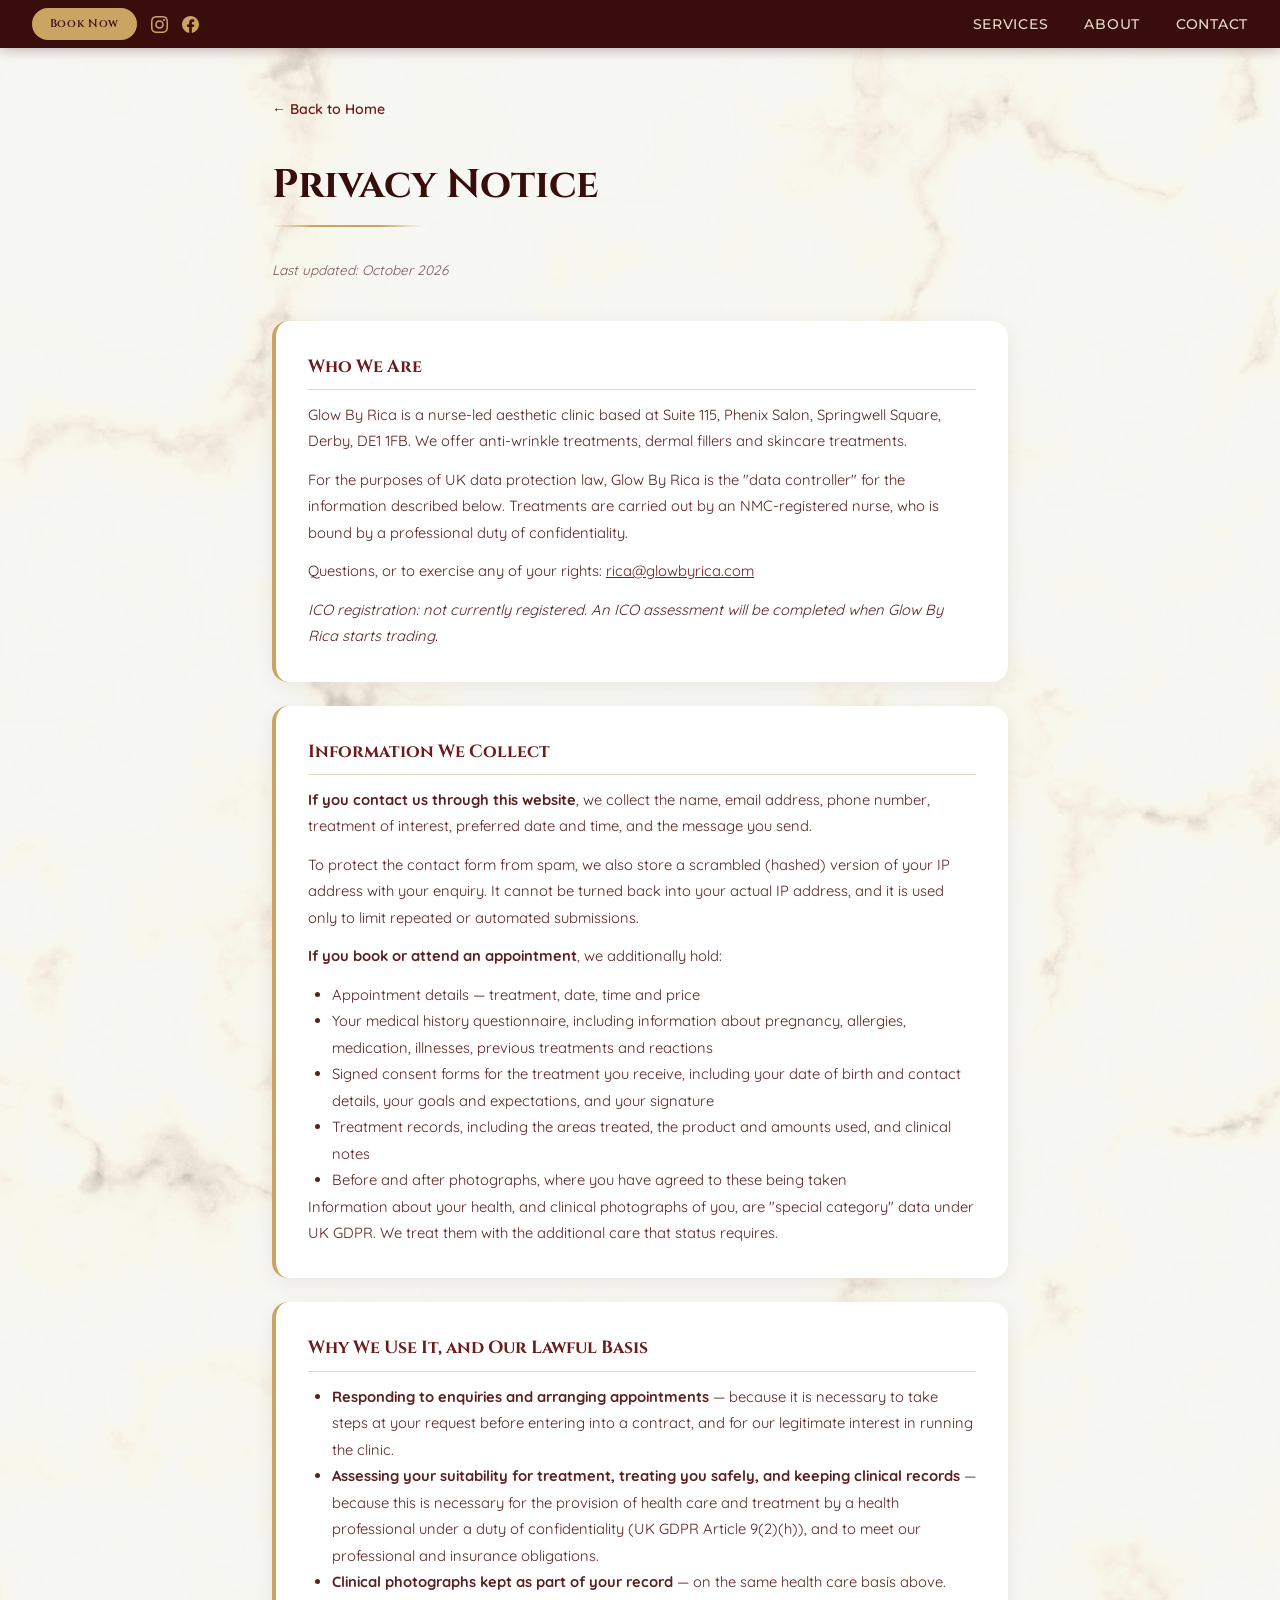
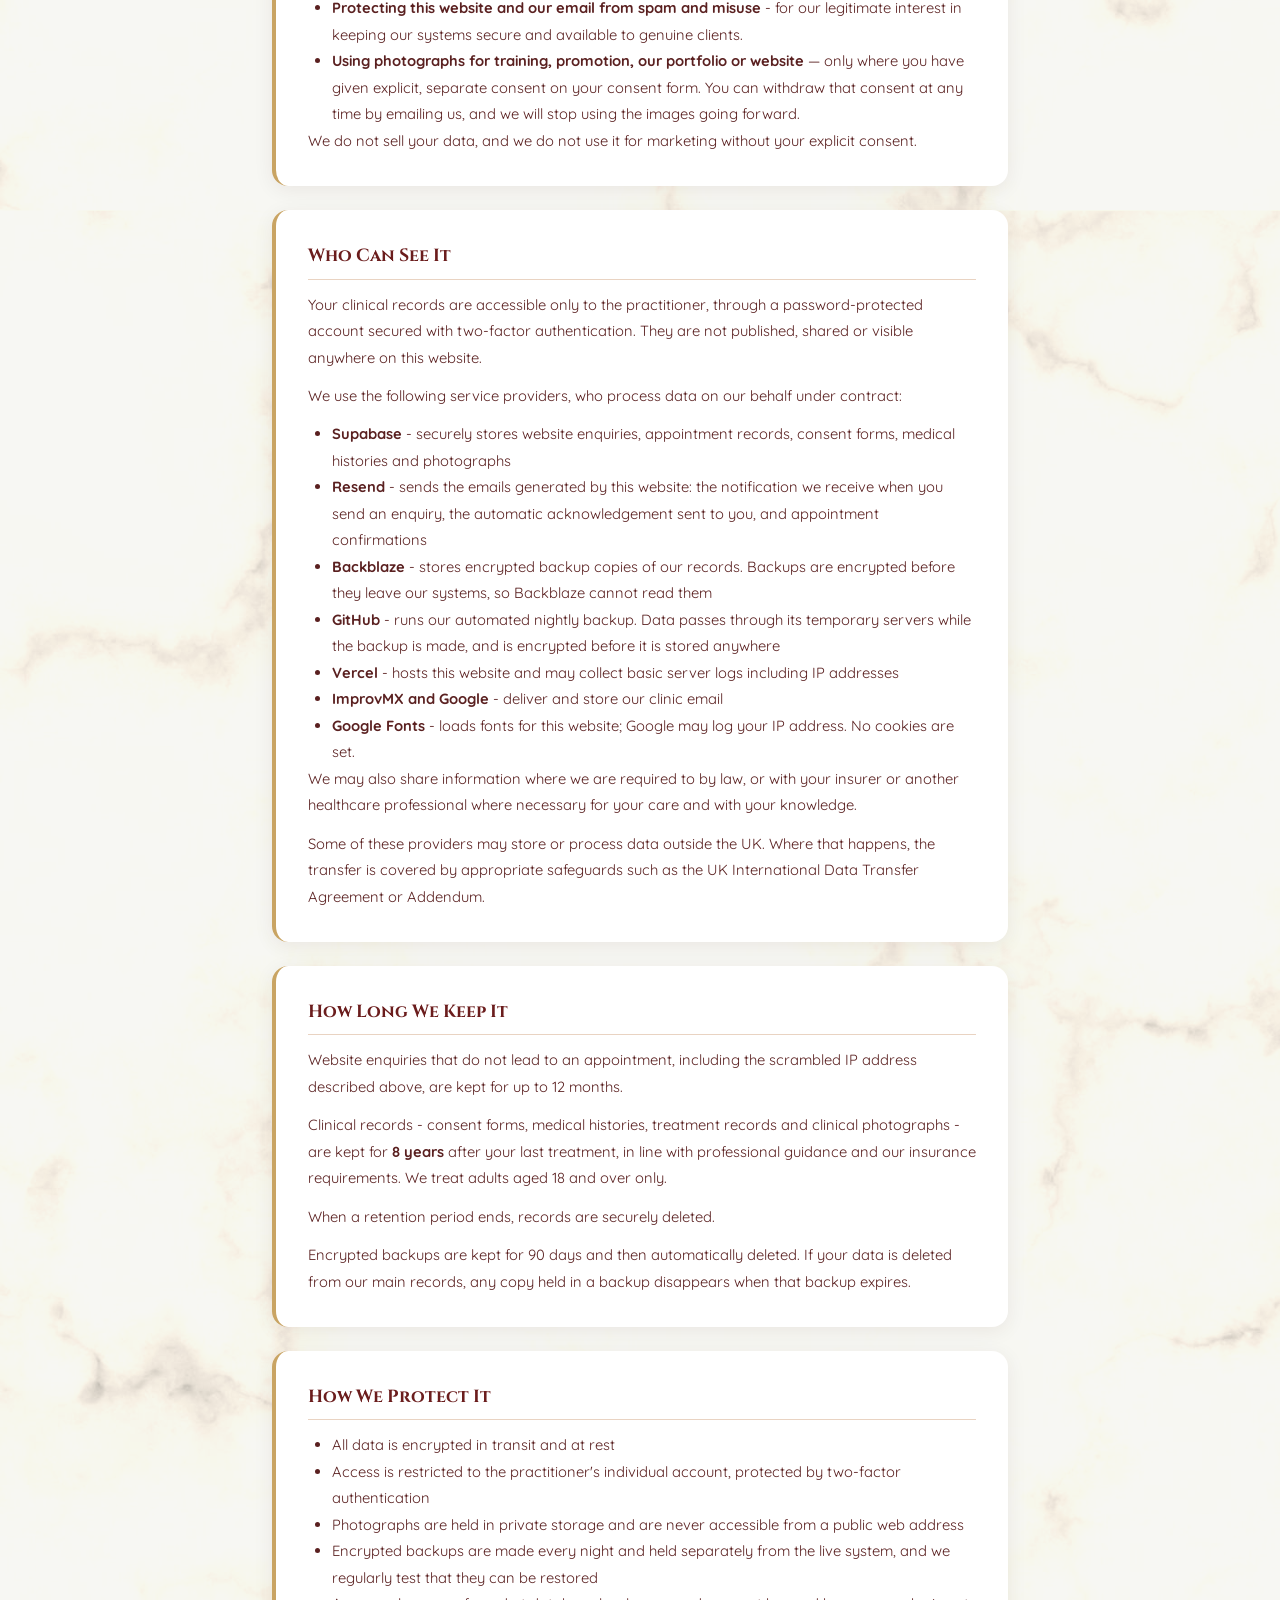
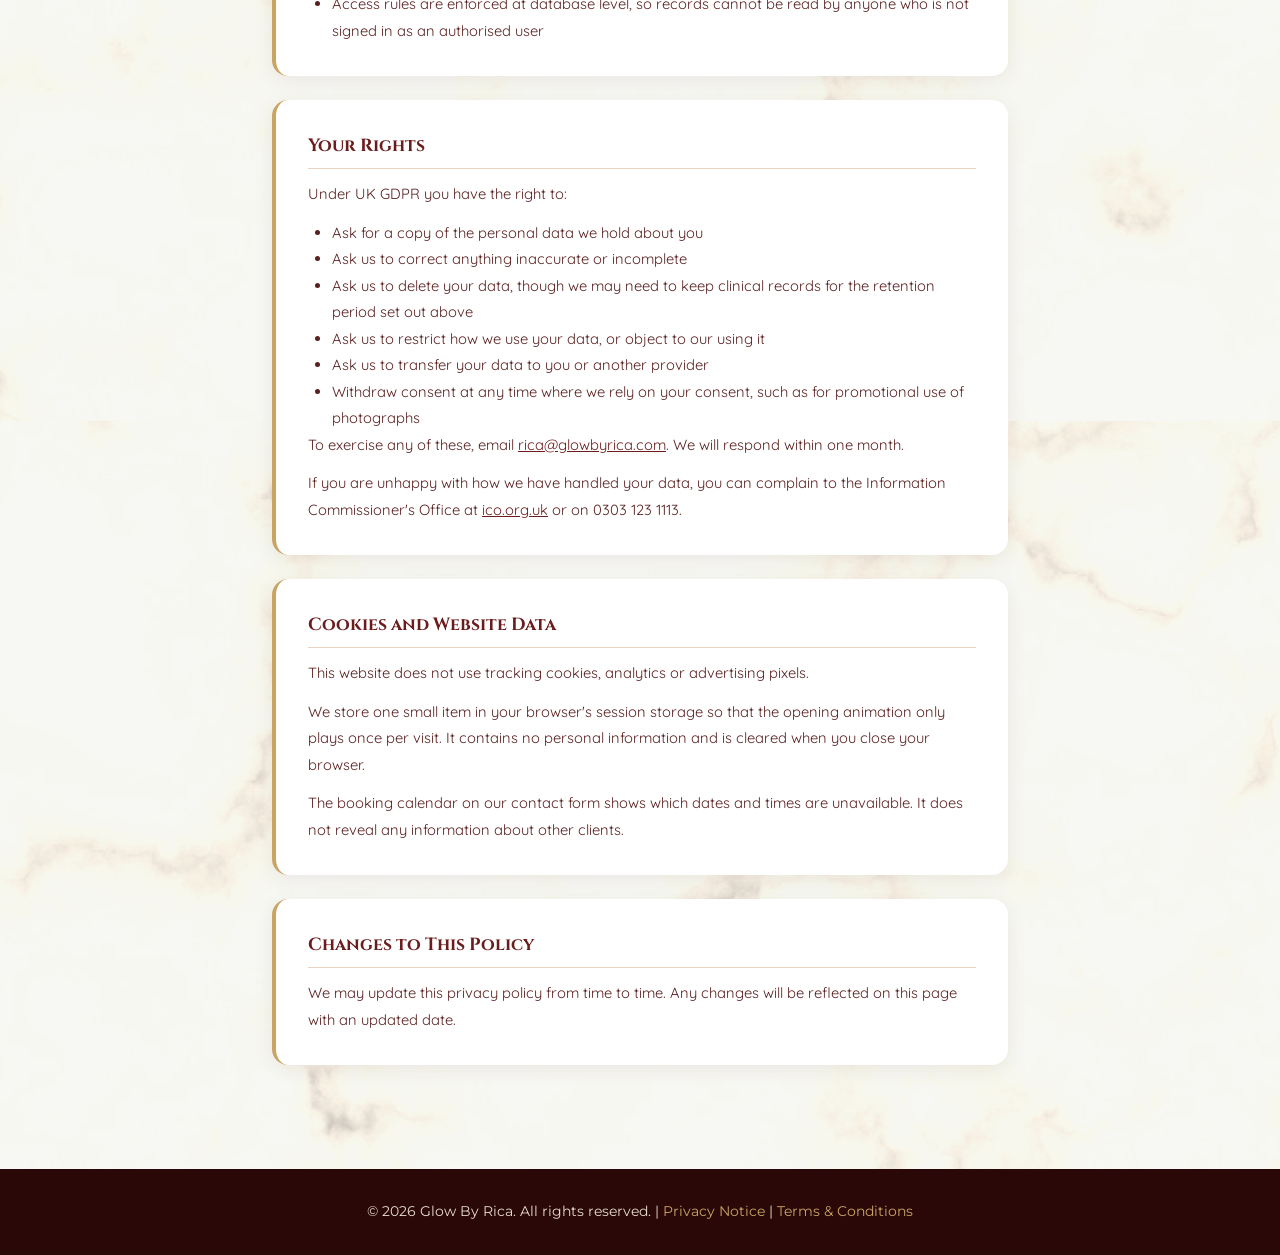
<file: privacy.html>
<!DOCTYPE html>
<html lang="en">
<head>
    <meta charset="UTF-8">
    <meta name="viewport" content="width=device-width, initial-scale=1.0">
    <title>Privacy Notice | Glow By Rica Aesthetics Clinic Derby</title>
    <meta name="description" content="How Glow By Rica, a nurse-led aesthetics clinic in Derby, collects, uses and protects your personal and health information.">
    <link rel="canonical" href="https://www.glowbyrica.com/privacy.html">
    <meta property="og:type" content="website">
    <meta property="og:locale" content="en_GB">
    <meta property="og:site_name" content="Glow By Rica">
    <meta property="og:title" content="Privacy Notice | Glow By Rica Aesthetics Clinic Derby">
    <meta property="og:description" content="How Glow By Rica, a nurse-led aesthetics clinic in Derby, collects, uses and protects your personal and health information.">
    <meta property="og:url" content="https://www.glowbyrica.com/privacy.html">
    <meta property="og:image" content="https://www.glowbyrica.com/images/og-image.jpg">
    <meta property="og:image:width" content="1200">
    <meta property="og:image:height" content="630">
    <meta property="og:image:alt" content="Glow By Rica - aesthetics clinic in Derby">
    <meta name="twitter:card" content="summary_large_image">
    <meta name="twitter:title" content="Privacy Notice | Glow By Rica Aesthetics Clinic Derby">
    <meta name="twitter:description" content="How Glow By Rica, a nurse-led aesthetics clinic in Derby, collects, uses and protects your personal and health information.">
    <meta name="twitter:image" content="https://www.glowbyrica.com/images/og-image.jpg">
    <link rel="icon" type="image/jpeg" href="images/GLOW2.jpg">
    <link href="https://fonts.googleapis.com/css2?family=Cinzel:wght@400;700&family=Raleway:wght@400;600;700&family=Quicksand:wght@400;500;600&family=Montserrat:wght@400;500;600&display=swap" rel="stylesheet">
    <style>
        * { margin: 0; padding: 0; box-sizing: border-box; }

        body {
            font-family: 'Quicksand', sans-serif;
            background-color: #FAF3EB;
            color: #3A0D0D;
            line-height: 1.6;
            position: relative;
        }

        /* Rica's leaflet marble, anchored to the page (same recipe as index) */
        body::before {
            content: '';
            position: absolute;
            inset: 0;
            z-index: -1;
            pointer-events: none;
            background: url('images/marble.jpg') top center / 100% auto repeat-y;
            filter: sepia(0.25) brightness(0.97);
        }

        @media (max-width: 900px) {
            body::before { background-size: 260% auto; }
        }

        h1, h2, h3 { font-family: 'Raleway', sans-serif; }
        header, footer { font-family: 'Montserrat', sans-serif; }

        header {
            background-color: #3A0D0D;
            color: #fff;
            padding: 0.5rem 0;
            position: sticky;
            top: 0;
            box-shadow: 0 2px 12px rgba(58,13,13,0.3);
            z-index: 100;
        }

        .header-container {
            width: 100%;
            padding: 0 2rem;
            display: flex;
            justify-content: flex-end;
            align-items: center;
        }

        .header-left {
            display: flex;
            align-items: center;
            gap: 0.9rem;
            margin-right: auto;
        }

        .header-book-btn {
            display: inline-block;
            background: #C9A463;
            color: #3A0D0D;
            padding: 0.45rem 1.1rem;
            border-radius: 50px;
            font-family: "Cinzel", serif;
            font-size: 0.7rem;
            font-weight: 600;
            letter-spacing: 0.06em;
            text-decoration: none;
            white-space: nowrap;
            transition: all 0.3s ease;
        }

        .header-book-btn:hover { background: #E6DCCB; }

        .header-social {
            display: inline-flex;
            align-items: center;
            color: #C9A463;
            transition: color 0.3s ease;
        }

        .header-social svg { width: 17px; height: 17px; fill: currentColor; }
        .header-social:hover { color: #E6DCCB; }

        nav a {
            color: #E6DCCB;
            text-decoration: none;
            font-weight: 500;
            font-size: 0.9rem;
            letter-spacing: 0.05em;
            text-transform: uppercase;
            transition: color 0.3s ease;
            margin-left: 2rem;
        }

        nav a:hover { color: #C9A463; }

        .container {
            max-width: 800px;
            margin: 0 auto;
            padding: 3rem 2rem;
        }

        .page-title {
            font-family: "Cinzel", serif;
            font-size: 2.5rem;
            color: #3A0D0D;
            margin-bottom: 0.5rem;
        }

        .gold-line {
            width: 150px;
            height: 2px;
            background: linear-gradient(90deg, transparent, #C9A463 28%, #C9A463 72%, transparent);
            margin-bottom: 2rem;
        }

        .last-updated {
            color: #7a5a5a;
            font-size: 0.85rem;
            margin-bottom: 2.5rem;
            font-style: italic;
        }

        .policy-section {
            background: #fff;
            border-radius: 16px;
            padding: 2rem;
            margin-bottom: 1.5rem;
            box-shadow: 0 4px 20px rgba(58,13,13,0.07);
            border-left: 4px solid #C9A463;
        }

        .policy-section h2 {
            font-family: "Cinzel", serif;
            color: #6B1D1D;
            font-size: 1.1rem;
            margin-bottom: 0.75rem;
            padding-bottom: 0.5rem;
            border-bottom: 1px solid #E9D3C2;
        }

        .policy-section p {
            color: #5a2020;
            font-size: 0.92rem;
            line-height: 1.8;
            margin-bottom: 0.75rem;
        }

        .policy-section p:last-child { margin-bottom: 0; }

        .policy-section ul {
            color: #5a2020;
            font-size: 0.92rem;
            line-height: 1.8;
            margin-left: 1.5rem;
        }

        .back-link {
            display: inline-block;
            color: #6B1D1D;
            text-decoration: none;
            font-weight: 600;
            font-size: 0.88rem;
            margin-bottom: 2rem;
            transition: color 0.3s;
        }

        .back-link:hover { color: #3A0D0D; }

        footer {
            background-color: #2a0808;
            color: #E6DCCB;
            text-align: center;
            padding: 2rem;
            font-size: 0.85rem;
            margin-top: 2rem;
        }

        footer a { color: #C9A463; text-decoration: none; }
        footer a:hover { color: #fff; }
    </style>
</head>
<body>
    <header>
        <div class="header-container">
            <div class="header-left">
                <a href="/#contact" class="header-book-btn">Book Now</a>
                <a href="https://www.instagram.com/glow_by_rica?igsh=MWxnbjExbDdrdWJpdw==" target="_blank" aria-label="Instagram" class="header-social"><svg viewBox="0 0 24 24"><path d="M12 2.163c3.204 0 3.584.012 4.85.07 3.252.148 4.771 1.691 4.919 4.919.058 1.265.069 1.645.069 4.849 0 3.205-.012 3.584-.069 4.849-.149 3.225-1.664 4.771-4.919 4.919-1.266.058-1.644.07-4.85.07-3.204 0-3.584-.012-4.849-.07-3.26-.149-4.771-1.699-4.919-4.92-.058-1.265-.07-1.644-.07-4.849 0-3.204.013-3.583.07-4.849.149-3.227 1.664-4.771 4.919-4.919 1.266-.057 1.645-.069 4.849-.069zm0-2.163c-3.259 0-3.667.014-4.947.072-4.358.2-6.78 2.618-6.98 6.98-.059 1.281-.073 1.689-.073 4.948 0 3.259.014 3.668.072 4.948.2 4.358 2.618 6.78 6.98 6.98 1.281.058 1.689.072 4.948.072 3.259 0 3.668-.014 4.948-.072 4.354-.2 6.782-2.618 6.979-6.98.059-1.28.073-1.689.073-4.948 0-3.259-.014-3.667-.072-4.947-.196-4.354-2.617-6.78-6.979-6.98-1.281-.059-1.69-.073-4.949-.073zm0 5.838c-3.403 0-6.162 2.759-6.162 6.162s2.759 6.163 6.162 6.163 6.162-2.759 6.162-6.163c0-3.403-2.759-6.162-6.162-6.162zm0 10.162c-2.209 0-4-1.79-4-4 0-2.209 1.791-4 4-4s4 1.791 4 4c0 2.21-1.791 4-4 4zm6.406-11.845c-.796 0-1.441.645-1.441 1.44s.645 1.44 1.441 1.44c.795 0 1.439-.645 1.439-1.44s-.644-1.44-1.439-1.44z"/></svg></a>
                <a href="https://www.facebook.com/profile.php?id=61556058730324&amp;locale=en_GB" target="_blank" aria-label="Facebook" class="header-social"><svg viewBox="0 0 24 24"><path d="M24 12.073c0-6.627-5.373-12-12-12s-12 5.373-12 12c0 5.99 4.388 10.954 10.125 11.854v-8.385H7.078v-3.47h3.047V9.43c0-3.007 1.792-4.669 4.533-4.669 1.312 0 2.686.235 2.686.235v2.953H15.83c-1.491 0-1.956.925-1.956 1.874v2.25h3.328l-.532 3.47h-2.796v8.385C19.612 23.027 24 18.062 24 12.073z"/></svg></a>
            </div>
            <nav>
                <a href="/#services">Services</a>
                <a href="/#about">About</a>
                <a href="/#contact">Contact</a>
            </nav>
        </div>
    </header>

    <div class="container">
        <a href="/" class="back-link">← Back to Home</a>
        <h1 class="page-title">Privacy Notice</h1>
        <div class="gold-line"></div>
        <p class="last-updated">Last updated: October 2026</p>

        <div class="policy-section">
            <h2>Who We Are</h2>
            <p>Glow By Rica is a nurse-led aesthetic clinic based at Suite 115, Phenix Salon, Springwell Square, Derby, DE1 1FB. We offer anti-wrinkle treatments, dermal fillers and skincare treatments.</p>
            <p>For the purposes of UK data protection law, Glow By Rica is the "data controller" for the information described below. Treatments are carried out by an NMC-registered nurse, who is bound by a professional duty of confidentiality.</p>
            <p>Questions, or to exercise any of your rights: <a href="mailto:rica@glowbyrica.com" style="color:#6B1D1D;">rica@glowbyrica.com</a></p>
            <p><em>ICO registration: not currently registered. An ICO assessment will be completed when Glow By Rica starts trading.</em></p>
        </div>

        <div class="policy-section">
            <h2>Information We Collect</h2>
            <p><strong>If you contact us through this website</strong>, we collect the name, email address, phone number, treatment of interest, preferred date and time, and the message you send.</p>
            <p>To protect the contact form from spam, we also store a scrambled (hashed) version of your IP address with your enquiry. It cannot be turned back into your actual IP address, and it is used only to limit repeated or automated submissions.</p>
            <p><strong>If you book or attend an appointment</strong>, we additionally hold:</p>
            <ul>
                <li>Appointment details — treatment, date, time and price</li>
                <li>Your medical history questionnaire, including information about pregnancy, allergies, medication, illnesses, previous treatments and reactions</li>
                <li>Signed consent forms for the treatment you receive, including your date of birth and contact details, your goals and expectations, and your signature</li>
                <li>Treatment records, including the areas treated, the product and amounts used, and clinical notes</li>
                <li>Before and after photographs, where you have agreed to these being taken</li>
            </ul>
            <p>Information about your health, and clinical photographs of you, are "special category" data under UK GDPR. We treat them with the additional care that status requires.</p>
        </div>

        <div class="policy-section">
            <h2>Why We Use It, and Our Lawful Basis</h2>
            <ul>
                <li><strong>Responding to enquiries and arranging appointments</strong> — because it is necessary to take steps at your request before entering into a contract, and for our legitimate interest in running the clinic.</li>
                <li><strong>Assessing your suitability for treatment, treating you safely, and keeping clinical records</strong> — because this is necessary for the provision of health care and treatment by a health professional under a duty of confidentiality (UK GDPR Article 9(2)(h)), and to meet our professional and insurance obligations.</li>
                <li><strong>Clinical photographs kept as part of your record</strong> — on the same health care basis above.</li>
                <li><strong>Protecting this website and our email from spam and misuse</strong> - for our legitimate interest in keeping our systems secure and available to genuine clients.</li>
                <li><strong>Using photographs for training, promotion, our portfolio or website</strong> — only where you have given explicit, separate consent on your consent form. You can withdraw that consent at any time by emailing us, and we will stop using the images going forward.</li>
            </ul>
            <p>We do not sell your data, and we do not use it for marketing without your explicit consent.</p>
        </div>

        <div class="policy-section">
            <h2>Who Can See It</h2>
            <p>Your clinical records are accessible only to the practitioner, through a password-protected account secured with two-factor authentication. They are not published, shared or visible anywhere on this website.</p>
            <p>We use the following service providers, who process data on our behalf under contract:</p>
            <ul>
                <li><strong>Supabase</strong> - securely stores website enquiries, appointment records, consent forms, medical histories and photographs</li>
                <li><strong>Resend</strong> - sends the emails generated by this website: the notification we receive when you send an enquiry, the automatic acknowledgement sent to you, and appointment confirmations</li>
                <li><strong>Backblaze</strong> - stores encrypted backup copies of our records. Backups are encrypted before they leave our systems, so Backblaze cannot read them</li>
                <li><strong>GitHub</strong> - runs our automated nightly backup. Data passes through its temporary servers while the backup is made, and is encrypted before it is stored anywhere</li>
                <li><strong>Vercel</strong> - hosts this website and may collect basic server logs including IP addresses</li>
                <li><strong>ImprovMX and Google</strong> - deliver and store our clinic email</li>
                <li><strong>Google Fonts</strong> - loads fonts for this website; Google may log your IP address. No cookies are set.</li>
            </ul>
            <p>We may also share information where we are required to by law, or with your insurer or another healthcare professional where necessary for your care and with your knowledge.</p>
            <p>Some of these providers may store or process data outside the UK. Where that happens, the transfer is covered by appropriate safeguards such as the UK International Data Transfer Agreement or Addendum.</p>
        </div>

        <div class="policy-section">
            <h2>How Long We Keep It</h2>
            <p>Website enquiries that do not lead to an appointment, including the scrambled IP address described above, are kept for up to 12 months.</p>
            <p>Clinical records - consent forms, medical histories, treatment records and clinical photographs - are kept for <strong>8 years</strong> after your last treatment, in line with professional guidance and our insurance requirements. We treat adults aged 18 and over only.</p>
            <p>When a retention period ends, records are securely deleted.</p>
            <p>Encrypted backups are kept for 90 days and then automatically deleted. If your data is deleted from our main records, any copy held in a backup disappears when that backup expires.</p>
        </div>

        <div class="policy-section">
            <h2>How We Protect It</h2>
            <ul>
                <li>All data is encrypted in transit and at rest</li>
                <li>Access is restricted to the practitioner's individual account, protected by two-factor authentication</li>
                <li>Photographs are held in private storage and are never accessible from a public web address</li>
                <li>Encrypted backups are made every night and held separately from the live system, and we regularly test that they can be restored</li>
                <li>Access rules are enforced at database level, so records cannot be read by anyone who is not signed in as an authorised user</li>
            </ul>
        </div>

        <div class="policy-section">
            <h2>Your Rights</h2>
            <p>Under UK GDPR you have the right to:</p>
            <ul>
                <li>Ask for a copy of the personal data we hold about you</li>
                <li>Ask us to correct anything inaccurate or incomplete</li>
                <li>Ask us to delete your data, though we may need to keep clinical records for the retention period set out above</li>
                <li>Ask us to restrict how we use your data, or object to our using it</li>
                <li>Ask us to transfer your data to you or another provider</li>
                <li>Withdraw consent at any time where we rely on your consent, such as for promotional use of photographs</li>
            </ul>
            <p>To exercise any of these, email <a href="mailto:rica@glowbyrica.com" style="color:#6B1D1D;">rica@glowbyrica.com</a>. We will respond within one month.</p>
            <p>If you are unhappy with how we have handled your data, you can complain to the Information Commissioner's Office at <a href="https://ico.org.uk" target="_blank" style="color:#6B1D1D;">ico.org.uk</a> or on 0303 123 1113.</p>
        </div>

        <div class="policy-section">
            <h2>Cookies and Website Data</h2>
            <p>This website does not use tracking cookies, analytics or advertising pixels.</p>
            <p>We store one small item in your browser's session storage so that the opening animation only plays once per visit. It contains no personal information and is cleared when you close your browser.</p>
            <p>The booking calendar on our contact form shows which dates and times are unavailable. It does not reveal any information about other clients.</p>
        </div>

        <div class="policy-section">
            <h2>Changes to This Policy</h2>
            <p>We may update this privacy policy from time to time. Any changes will be reflected on this page with an updated date.</p>
        </div>
    </div>

    <footer>
        <p>&copy; 2026 Glow By Rica. All rights reserved. | <a href="privacy.html">Privacy Notice</a> | <a href="terms.html">Terms &amp; Conditions</a></p>
    </footer>
</body>
</html>
</file>
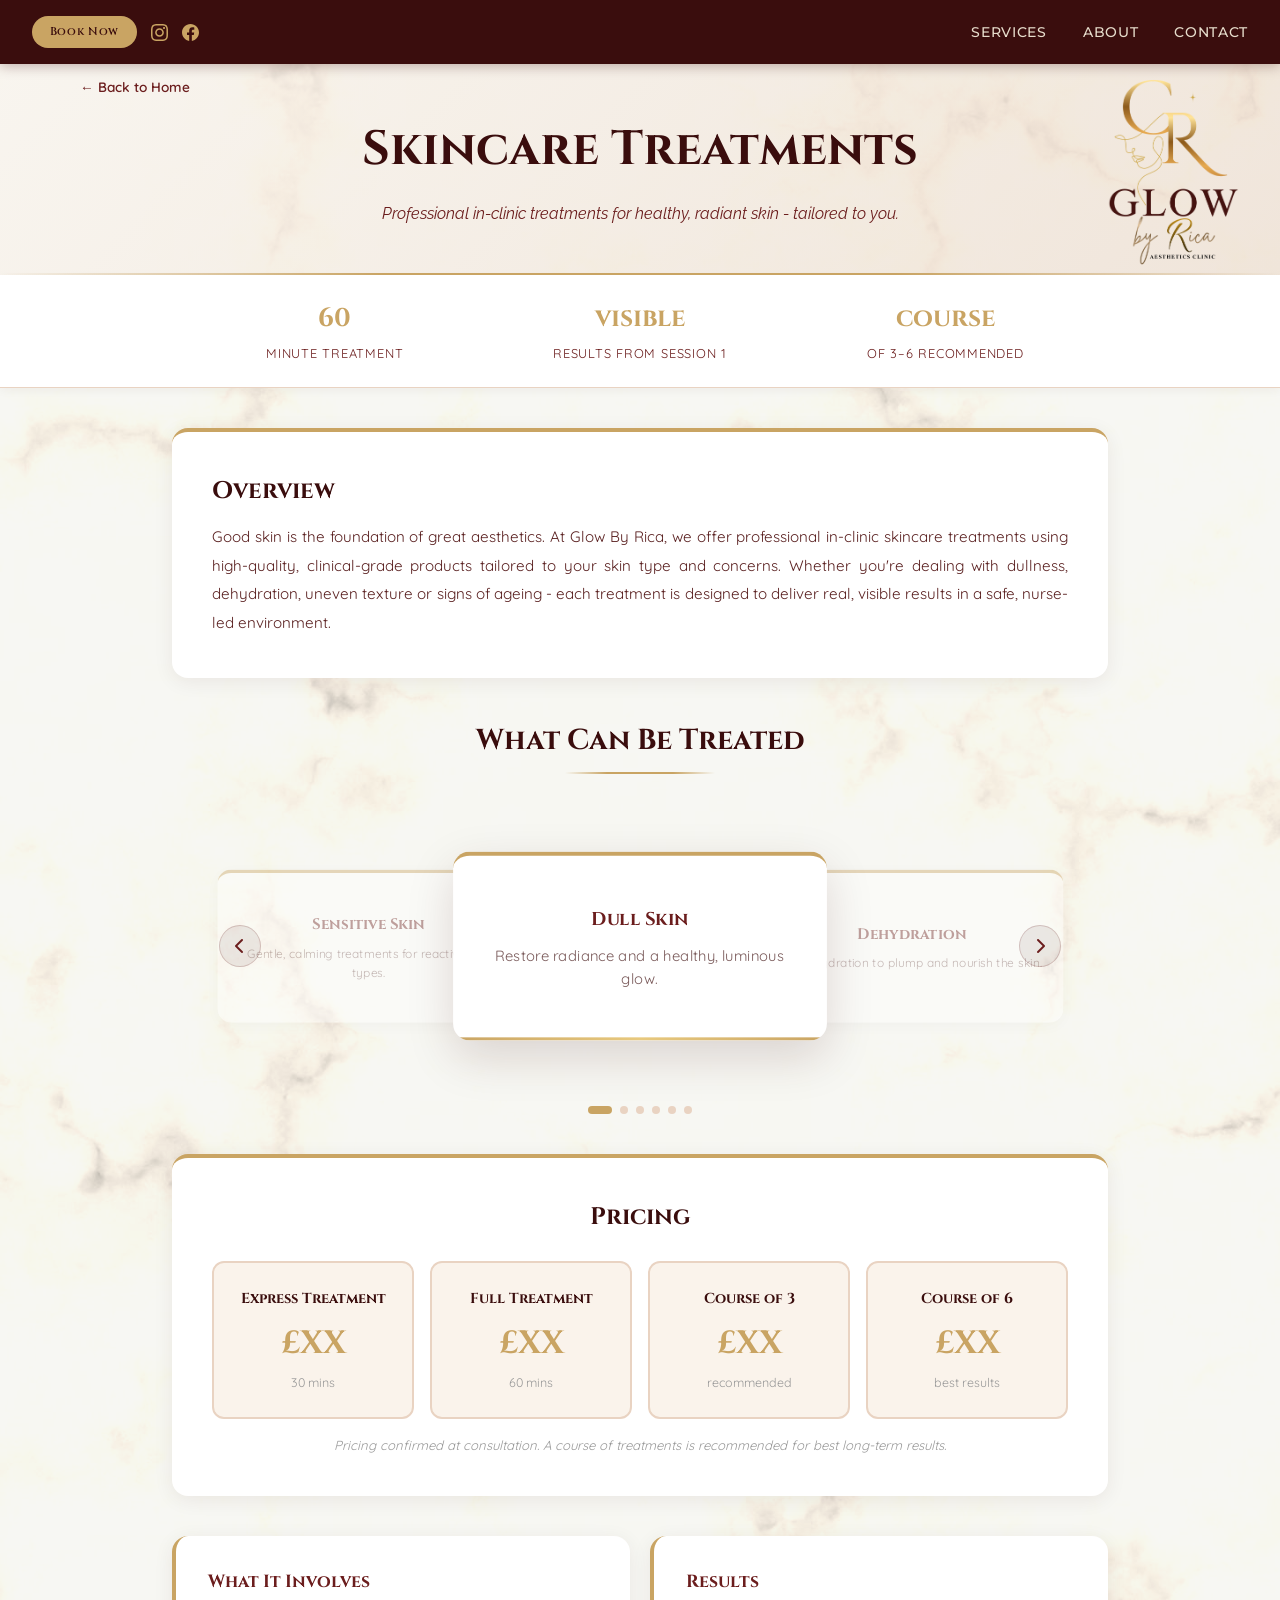
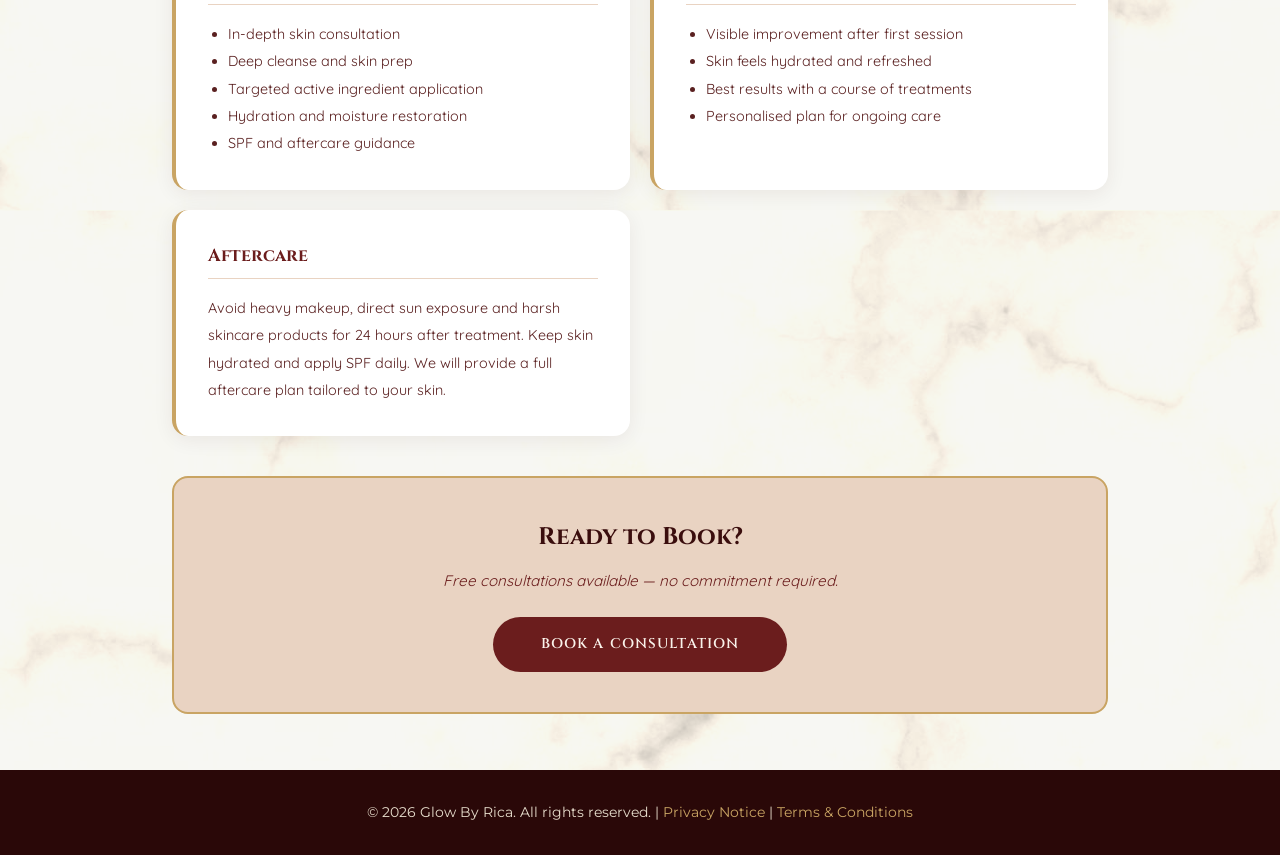
<file: skincare.html>
<!DOCTYPE html>
<html lang="en">
<head>
    <meta charset="UTF-8">
    <meta name="viewport" content="width=device-width, initial-scale=1.0">
    <title>Skincare Treatments Derby | Glow By Rica</title>
    <meta name="description" content="Professional in-clinic skincare treatments in Derby city centre, using clinical-grade products tailored to your skin. Free consultations available.">
    <meta name="robots" content="noindex, follow">
    <link rel="canonical" href="https://www.glowbyrica.com/skincare.html">
    <meta property="og:type" content="website">
    <meta property="og:locale" content="en_GB">
    <meta property="og:site_name" content="Glow By Rica">
    <meta property="og:title" content="Skincare Treatments Derby | Glow By Rica">
    <meta property="og:description" content="Professional in-clinic skincare treatments in Derby city centre, using clinical-grade products tailored to your skin. Free consultations available.">
    <meta property="og:url" content="https://www.glowbyrica.com/skincare.html">
    <meta property="og:image" content="https://www.glowbyrica.com/images/og-image.jpg">
    <meta property="og:image:width" content="1200">
    <meta property="og:image:height" content="630">
    <meta property="og:image:alt" content="Glow By Rica - aesthetics clinic in Derby">
    <meta name="twitter:card" content="summary_large_image">
    <meta name="twitter:title" content="Skincare Treatments Derby | Glow By Rica">
    <meta name="twitter:description" content="Professional in-clinic skincare treatments in Derby city centre, using clinical-grade products tailored to your skin. Free consultations available.">
    <meta name="twitter:image" content="https://www.glowbyrica.com/images/og-image.jpg">
    <link rel="icon" type="image/jpeg" href="images/GLOW2.jpg">
    <link href="https://fonts.googleapis.com/css2?family=Cinzel:wght@400;700&family=Raleway:wght@400;600;700&family=Quicksand:wght@400;500;600&family=Montserrat:wght@400;500;600&display=swap" rel="stylesheet">
    <link rel="stylesheet" href="https://cdnjs.cloudflare.com/ajax/libs/font-awesome/6.5.1/css/all.min.css">
    <style>
        * { margin: 0; padding: 0; box-sizing: border-box; }

        body {
            font-family: 'Quicksand', sans-serif;
            background-color: #FAF3EB;
            color: #3A0D0D;
            line-height: 1.6;
            position: relative;
        }

        /* Rica's leaflet marble, anchored to the page (same recipe as index) */
        body::before {
            content: '';
            position: absolute;
            inset: 0;
            z-index: -1;
            pointer-events: none;
            background: url('images/marble.jpg') top center / 100% auto repeat-y;
            filter: sepia(0.25) brightness(0.97);
        }

        @media (max-width: 900px) {
            body::before { background-size: 260% auto; }
        }

        h1, h2, h3, h4 { font-family: 'Raleway', sans-serif; }
        header, footer { font-family: 'Montserrat', sans-serif; }

        header {
            background-color: #3A0D0D;
            color: #fff;
            padding: 1rem 0;
            position: sticky;
            top: 0;
            box-shadow: 0 2px 12px rgba(58,13,13,0.3);
            z-index: 100;
        }

        .header-container {
            width: 100%;
            padding: 0 2rem;
            display: flex;
            justify-content: flex-end;
            align-items: center;
        }

        .header-left {
            display: flex;
            align-items: center;
            gap: 0.9rem;
            margin-right: auto;
        }

        .header-book-btn {
            display: inline-block;
            background: #C9A463;
            color: #3A0D0D;
            padding: 0.45rem 1.1rem;
            border-radius: 50px;
            font-family: "Cinzel", serif;
            font-size: 0.7rem;
            font-weight: 600;
            letter-spacing: 0.06em;
            text-decoration: none;
            white-space: nowrap;
            transition: all 0.3s ease;
        }

        .header-book-btn:hover { background: #E6DCCB; }

        .header-social {
            display: inline-flex;
            align-items: center;
            color: #C9A463;
            transition: color 0.3s ease;
        }

        .header-social svg { width: 17px; height: 17px; fill: currentColor; }
        .header-social:hover { color: #E6DCCB; }

        .hamburger {
            display: none;
            flex-direction: column;
            gap: 5px;
            cursor: pointer;
            background: none;
            border: none;
            padding: 4px;
        }

        .hamburger span {
            display: block;
            width: 26px;
            height: 2px;
            background: #E6DCCB;
            border-radius: 2px;
            transition: all 0.3s ease;
        }

        .hamburger.open span:nth-child(1) { transform: translateY(7px) rotate(45deg); }
        .hamburger.open span:nth-child(2) { opacity: 0; }
        .hamburger.open span:nth-child(3) { transform: translateY(-7px) rotate(-45deg); }

        nav a {
            color: #E6DCCB;
            text-decoration: none;
            font-weight: 500;
            font-size: 0.85rem;
            letter-spacing: 0.05em;
            text-transform: uppercase;
            transition: color 0.3s ease;
            margin-left: 2rem;
        }

        nav a:hover { color: #C9A463; }

        /* Page Hero */
        .page-hero {
            background: linear-gradient(135deg, rgba(250,243,235,0.5) 0%, rgba(233,211,194,0.5) 100%);
            padding: 3rem 2rem;
            text-align: center;
            position: relative;
        }

        /* Tapered divider, matching the main page hero */
        .page-hero::after {
            content: '';
            position: absolute;
            left: 0;
            right: 0;
            bottom: 0;
            height: 2px;
            background: linear-gradient(90deg, transparent, #C9A463 30%, #C9A463 70%, transparent);
        }

        .page-hero-left {
            position: absolute;
            left: 2rem;
            top: 0.75rem;
            text-align: left;
        }

        .page-hero-right-logo {
            position: absolute;
            right: 2rem;
            top: 50%;
            transform: translateY(-50%);
        }

        .page-hero-right-logo a img {
            transition: transform 0.4s ease, filter 0.4s ease;
        }

        .page-hero-right-logo a:hover img {
            transform: scale(1.06);
            filter: drop-shadow(0 0 12px rgba(201,164,99,0.7)) brightness(1.1);
        }

        .back-link {
            color: #6B1D1D;
            text-decoration: none;
            font-size: 0.85rem;
            display: block;
            margin-bottom: 1.5rem;
            font-weight: 600;
            transition: color 0.3s;
            text-align: left;
            max-width: 1000px;
            margin-left: auto;
            margin-right: auto;
        }

        .back-link:hover { color: #3A0D0D; }

        .page-hero h1 {
            font-family: "Cinzel", serif;
            font-size: clamp(2rem, 5vw, 3rem);
            color: #3A0D0D;
            margin-bottom: 0.75rem;
        }

        .page-hero p {
            color: #6B1D1D;
            font-size: 1rem;
            max-width: 550px;
            margin: 0 auto;
            font-style: italic;
            font-family: 'Raleway', sans-serif;
        }

        /* Stats bar */
        .stats-bar {
            background: #fff;
            border-bottom: 1px solid #E9D3C2;
            padding: 1.5rem 2rem;
            box-shadow: 0 2px 10px rgba(58,13,13,0.05);
        }

        .stats-inner {
            max-width: 900px;
            margin: 0 auto;
            display: grid;
            grid-template-columns: repeat(3, 1fr);
            gap: 1rem;
            text-align: center;
        }

        .stat-item h3 {
            font-family: "Cinzel", serif;
            font-size: 1.6rem;
            color: #C9A463;
            margin-bottom: 0.2rem;
        }

        .stat-item p {
            font-size: 0.8rem;
            color: #6B1D1D;
            text-transform: uppercase;
            letter-spacing: 0.06em;
        }

        .container { max-width: 1000px; margin: 0 auto; padding: 2.5rem 2rem; }

        /* Section header */
        .section-header {
            text-align: center;
            margin-bottom: 2rem;
        }

        .section-header h2 {
            font-family: "Cinzel", serif;
            font-size: 1.8rem;
            color: #3A0D0D;
            margin-bottom: 0.4rem;
        }

        .gold-line {
            width: 150px;
            height: 2px;
            background: linear-gradient(90deg, transparent, #C9A463 28%, #C9A463 72%, transparent);
            margin: 0.5rem auto 0;
        }

        /* Overview */
        .overview-card {
            background: #fff;
            border-radius: 16px;
            padding: 2.5rem;
            margin-bottom: 2.5rem;
            box-shadow: 0 4px 20px rgba(58,13,13,0.07);
            border-top: 4px solid #C9A463;
        }

        .overview-card h2 {
            font-family: "Cinzel", serif;
            color: #3A0D0D;
            font-size: 1.5rem;
            margin-bottom: 0.75rem;
        }

        .overview-card p {
            color: #5a2020;
            line-height: 1.9;
            font-size: 0.95rem;
            text-align: justify;
        }

        /* Carousel */
        .carousel-section { margin-bottom: 2.5rem; }

        .carousel-wrapper {
            position: relative;
            height: 280px;
            display: flex;
            align-items: center;
            justify-content: center;
        }

        .carousel-viewport { position: relative; width: 100%; height: 100%; }
        .carousel-track { position: relative; width: 100%; height: 100%; }

        .area-card {
            position: absolute;
            top: 50%;
            left: 31%;
            width: 38%;
            min-height: 180px;
            background: #fff;
            border-radius: 16px;
            padding: 1.5rem;
            text-align: center;
            color: #3A0D0D;
            transition: left 0.5s cubic-bezier(0.4,0,0.2,1),
                        transform 0.5s cubic-bezier(0.4,0,0.2,1),
                        opacity 0.5s ease,
                        box-shadow 0.5s ease;
            overflow: hidden;
            display: flex;
            flex-direction: column;
            justify-content: center;
            opacity: 0;
            pointer-events: none;
            transform: translateY(-50%) scale(0.8);
            border-top: 4px solid #C9A463;
            box-shadow: 0 4px 20px rgba(58,13,13,0.07);
        }

        .area-card.side-left {
            left: 2%; transform: translateY(-50%) scale(0.85);
            opacity: 0.4; z-index: 1; pointer-events: auto;
        }

        .area-card.center {
            left: 31%; transform: translateY(-50%) scale(1.05);
            opacity: 1; z-index: 3;
            box-shadow: 0 16px 45px rgba(58,13,13,0.15);
            pointer-events: auto;
        }

        .area-card.center::after {
            content: ''; position: absolute;
            bottom: 0; left: 0; right: 0; height: 3px;
            background: linear-gradient(90deg, #C9A463, #e8c97e, #C9A463);
        }

        .area-card.side-right {
            left: 60%; transform: translateY(-50%) scale(0.85);
            opacity: 0.4; z-index: 1; pointer-events: auto;
        }

        .area-card h4 {
            font-family: "Cinzel", serif;
            color: #6B1D1D;
            font-size: 1.1rem;
            margin-bottom: 0.5rem;
        }

        .area-card p { color: #7a5a5a; font-size: 0.88rem; line-height: 1.6; }

        .carousel-btn {
            position: absolute; top: 50%;
            background: rgba(58,13,13,0.08);
            color: #6B1D1D;
            border: 1px solid rgba(107,29,29,0.2);
            border-radius: 50%; width: 42px; height: 42px;
            font-size: 1rem; cursor: pointer; z-index: 10;
            transition: all 0.3s ease;
            display: flex; align-items: center; justify-content: center;
        }

        #skinPrevBtn { left: 5%; transform: translateY(-50%); }
        #skinNextBtn { left: 95%; transform: translateX(-100%) translateY(-50%); }

        .carousel-btn:hover { background: #C9A463; color: #fff; border-color: #C9A463; }

        .carousel-dots {
            display: flex; justify-content: center;
            gap: 0.5rem; margin-top: 1.25rem; margin-bottom: 0;
        }

        .dot {
            width: 8px; height: 8px; border-radius: 50%;
            background: #E9D3C2; cursor: pointer;
            transition: all 0.3s ease; border: none;
        }

        .dot.active { background: #C9A463; width: 24px; border-radius: 4px; }

        /* Pricing */
        .pricing-section {
            background: #fff;
            border-radius: 16px;
            padding: 2.5rem;
            margin-bottom: 2.5rem;
            box-shadow: 0 4px 20px rgba(58,13,13,0.07);
            border-top: 4px solid #C9A463;
        }

        .pricing-section h2 {
            font-family: "Cinzel", serif;
            color: #3A0D0D;
            font-size: 1.5rem;
            margin-bottom: 1.5rem;
            text-align: center;
        }

        .pricing-grid {
            display: grid;
            grid-template-columns: repeat(auto-fit, minmax(170px, 1fr));
            gap: 1rem;
            margin-bottom: 1rem;
        }

        .price-card {
            border: 2px solid #E9D3C2;
            border-radius: 12px;
            padding: 1.5rem;
            text-align: center;
            transition: all 0.3s ease;
            background: #FAF3EB;
        }

        .price-card:hover {
            border-color: #C9A463;
            transform: translateY(-3px);
            box-shadow: 0 6px 16px rgba(58,13,13,0.1);
        }

        .price-card h4 { font-family: "Cinzel", serif; color: #3A0D0D; font-size: 0.9rem; margin-bottom: 0.5rem; }
        .price-card .price { font-size: 2rem; font-weight: 700; color: #C9A463; font-family: 'Cinzel', serif; }
        .price-card .price-note { font-size: 0.78rem; color: #999; margin-top: 0.25rem; }
        .pricing-note { text-align: center; color: #999; font-size: 0.82rem; font-style: italic; }

        /* Info grid */
        .info-grid {
            display: grid;
            grid-template-columns: 1fr 1fr;
            gap: 1.25rem;
            margin-bottom: 2.5rem;
        }

        .info-card {
            background: #fff;
            border-radius: 16px;
            padding: 2rem;
            box-shadow: 0 4px 20px rgba(58,13,13,0.07);
            border-left: 4px solid #C9A463;
        }

        .info-card h2 {
            font-family: "Cinzel", serif;
            color: #6B1D1D;
            font-size: 1.1rem;
            margin-bottom: 1rem;
            padding-bottom: 0.5rem;
            border-bottom: 1px solid #E9D3C2;
        }

        .info-card p, .info-card ul {
            color: #5a2020;
            font-size: 0.9rem;
            line-height: 1.9;
        }

        .info-card ul { margin-left: 1.25rem; }

        /* Book CTA */
        .book-cta {
            background: #E9D3C2;
            border-radius: 16px;
            padding: 2.5rem;
            text-align: center;
            border: 2px solid #C9A463;
        }

        .book-cta h2 {
            font-family: "Cinzel", serif;
            color: #3A0D0D;
            font-size: 1.5rem;
            margin-bottom: 0.75rem;
        }

        .book-cta p {
            color: #6B1D1D;
            margin-bottom: 1.5rem;
            font-size: 0.95rem;
            font-style: italic;
        }

        .cta-button {
            background-color: #6B1D1D;
            color: #FAF3EB;
            padding: 1rem 3rem;
            border: none;
            border-radius: 50px;
            font-size: 0.88rem;
            font-weight: 600;
            letter-spacing: 0.08em;
            text-transform: uppercase;
            cursor: pointer;
            transition: all 0.3s ease;
            text-decoration: none;
            display: inline-block;
            font-family: "Cinzel", serif;
        }

        .cta-button:hover {
            background-color: #3A0D0D;
            transform: translateY(-2px);
            box-shadow: 0 6px 20px rgba(58,13,13,0.25);
        }

        .scroll-top {
            position: fixed;
            top: 90px;
            left: 1.5rem;
            width: 44px;
            height: 44px;
            background-color: #6B1D1D;
            color: #FAF3EB;
            border: none;
            border-radius: 50%;
            cursor: pointer;
            display: flex;
            align-items: center;
            justify-content: center;
            font-size: 1rem;
            opacity: 0;
            visibility: hidden;
            transition: opacity 0.6s ease, transform 0.3s ease, background-color 0.3s ease;
            z-index: 999;
            box-shadow: 0 4px 12px rgba(58,13,13,0.3);
        }

        .scroll-top.visible { visibility: visible; }
        .scroll-top:hover { opacity: 1 !important; background-color: #3A0D0D; transform: translateY(-3px); }

        footer {
            background-color: #2a0808;
            color: #E6DCCB;
            text-align: center;
            padding: 2rem;
            font-size: 0.85rem;
            margin-top: 1rem;
        }

        @media (max-width: 768px) {
            .hamburger { display: flex; }
            nav a { margin-left: 0; padding: 0.75rem 1.5rem; display: none; }
            nav.mobile-open a { display: block; }
            .info-grid { grid-template-columns: 1fr; }
            .stats-inner { grid-template-columns: 1fr; }

            .page-hero-right-logo img {
                height: 175px !important;
                width: auto !important;
            }
        }
    </style>
</head>
<body>
    <header>
        <div class="header-container">
            <div class="header-left">
                <a href="/#contact" class="header-book-btn">Book Now</a>
                <a href="https://www.instagram.com/glow_by_rica?igsh=MWxnbjExbDdrdWJpdw==" target="_blank" aria-label="Instagram" class="header-social"><svg viewBox="0 0 24 24"><path d="M12 2.163c3.204 0 3.584.012 4.85.07 3.252.148 4.771 1.691 4.919 4.919.058 1.265.069 1.645.069 4.849 0 3.205-.012 3.584-.069 4.849-.149 3.225-1.664 4.771-4.919 4.919-1.266.058-1.644.07-4.85.07-3.204 0-3.584-.012-4.849-.07-3.26-.149-4.771-1.699-4.919-4.92-.058-1.265-.07-1.644-.07-4.849 0-3.204.013-3.583.07-4.849.149-3.227 1.664-4.771 4.919-4.919 1.266-.057 1.645-.069 4.849-.069zm0-2.163c-3.259 0-3.667.014-4.947.072-4.358.2-6.78 2.618-6.98 6.98-.059 1.281-.073 1.689-.073 4.948 0 3.259.014 3.668.072 4.948.2 4.358 2.618 6.78 6.98 6.98 1.281.058 1.689.072 4.948.072 3.259 0 3.668-.014 4.948-.072 4.354-.2 6.782-2.618 6.979-6.98.059-1.28.073-1.689.073-4.948 0-3.259-.014-3.667-.072-4.947-.196-4.354-2.617-6.78-6.979-6.98-1.281-.059-1.69-.073-4.949-.073zm0 5.838c-3.403 0-6.162 2.759-6.162 6.162s2.759 6.163 6.162 6.163 6.162-2.759 6.162-6.163c0-3.403-2.759-6.162-6.162-6.162zm0 10.162c-2.209 0-4-1.79-4-4 0-2.209 1.791-4 4-4s4 1.791 4 4c0 2.21-1.791 4-4 4zm6.406-11.845c-.796 0-1.441.645-1.441 1.44s.645 1.44 1.441 1.44c.795 0 1.439-.645 1.439-1.44s-.644-1.44-1.439-1.44z"/></svg></a>
                <a href="https://www.facebook.com/profile.php?id=61556058730324&amp;locale=en_GB" target="_blank" aria-label="Facebook" class="header-social"><svg viewBox="0 0 24 24"><path d="M24 12.073c0-6.627-5.373-12-12-12s-12 5.373-12 12c0 5.99 4.388 10.954 10.125 11.854v-8.385H7.078v-3.47h3.047V9.43c0-3.007 1.792-4.669 4.533-4.669 1.312 0 2.686.235 2.686.235v2.953H15.83c-1.491 0-1.956.925-1.956 1.874v2.25h3.328l-.532 3.47h-2.796v8.385C19.612 23.027 24 18.062 24 12.073z"/></svg></a>
            </div>
            <button class="hamburger" id="hamburger" aria-label="Open menu">
                <span></span><span></span><span></span>
            </button>
            <nav id="main-nav">
                <a href="/#services">Services</a>
                <a href="/#about">About</a>
                <a href="/#contact">Contact</a>
            </nav>
        </div>
    </header>

    <div class="page-hero">
        <div class="page-hero-left">
            <a href="/" class="back-link" style="margin-bottom:0.75rem;padding-left:3rem;">← Back to Home</a>
        </div>
        <div class="page-hero-right-logo">
            <a href="/"><img src="images/GLOW.png" alt="Glow By Rica logo" style="height:220px;width:auto;display:block;"></a>
        </div>
        <h1>Skincare Treatments</h1>
        <p>Professional in-clinic treatments for healthy, radiant skin - tailored to you.</p>
    </div>

    <div class="stats-bar">
        <div class="stats-inner">
            <div class="stat-item"><h3>60</h3><p>minute treatment</p></div>
            <div class="stat-item"><h3>visible</h3><p>results from session 1</p></div>
            <div class="stat-item"><h3>course</h3><p>of 3–6 recommended</p></div>
        </div>
    </div>

    <div class="container">

        <div class="overview-card">
            <h2>Overview</h2>
            <p>Good skin is the foundation of great aesthetics. At Glow By Rica, we offer professional in-clinic skincare treatments using high-quality, clinical-grade products tailored to your skin type and concerns. Whether you're dealing with dullness, dehydration, uneven texture or signs of ageing - each treatment is designed to deliver real, visible results in a safe, nurse-led environment.</p>
        </div>

        <div class="section-header">
            <h2>What Can Be Treated</h2>
            <div class="gold-line"></div>
        </div>
        <div class="carousel-section">
            <div class="carousel-wrapper">
                <button class="carousel-btn" id="skinPrevBtn"><i class="fas fa-chevron-left"></i></button>
                <div class="carousel-viewport">
                    <div class="carousel-track" id="skincareTrack">
                        <div class="area-card"><h4>Dull Skin</h4><p>Restore radiance and a healthy, luminous glow.</p></div>
                        <div class="area-card"><h4>Dehydration</h4><p>Deep hydration to plump and nourish the skin.</p></div>
                        <div class="area-card"><h4>Uneven Texture</h4><p>Smoother, more refined skin surface and tone.</p></div>
                        <div class="area-card"><h4>Fine Lines</h4><p>Target early signs of ageing with active ingredients.</p></div>
                        <div class="area-card"><h4>Congested Pores</h4><p>Deep cleanse to clear and minimise pore appearance.</p></div>
                        <div class="area-card"><h4>Sensitive Skin</h4><p>Gentle, calming treatments for reactive skin types.</p></div>
                    </div>
                </div>
                <button class="carousel-btn" id="skinNextBtn"><i class="fas fa-chevron-right"></i></button>
            </div>
            <div class="carousel-dots" id="skincareDots"></div>
        </div>

        <div class="pricing-section">
            <h2>Pricing</h2>
            <div class="pricing-grid">
                <div class="price-card"><h4>Express Treatment</h4><div class="price">£XX</div><div class="price-note">30 mins</div></div>
                <div class="price-card"><h4>Full Treatment</h4><div class="price">£XX</div><div class="price-note">60 mins</div></div>
                <div class="price-card"><h4>Course of 3</h4><div class="price">£XX</div><div class="price-note">recommended</div></div>
                <div class="price-card"><h4>Course of 6</h4><div class="price">£XX</div><div class="price-note">best results</div></div>
            </div>
            <p class="pricing-note">Pricing confirmed at consultation. A course of treatments is recommended for best long-term results.</p>
        </div>

        <div class="info-grid">
            <div class="info-card">
                <h2>What It Involves</h2>
                <ul>
                    <li>In-depth skin consultation</li>
                    <li>Deep cleanse and skin prep</li>
                    <li>Targeted active ingredient application</li>
                    <li>Hydration and moisture restoration</li>
                    <li>SPF and aftercare guidance</li>
                </ul>
            </div>
            <div class="info-card">
                <h2>Results</h2>
                <ul>
                    <li>Visible improvement after first session</li>
                    <li>Skin feels hydrated and refreshed</li>
                    <li>Best results with a course of treatments</li>
                    <li>Personalised plan for ongoing care</li>
                </ul>
            </div>
            <div class="info-card">
                <h2>Aftercare</h2>
                <p>Avoid heavy makeup, direct sun exposure and harsh skincare products for 24 hours after treatment. Keep skin hydrated and apply SPF daily. We will provide a full aftercare plan tailored to your skin.</p>
            </div>
        </div>

        <div class="book-cta">
            <h2>Ready to Book?</h2>
            <p>Free consultations available — no commitment required.</p>
            <a href="/#contact" class="cta-button">Book a Consultation</a>
        </div>

    </div>

    <footer>
        <p>&copy; 2026 Glow By Rica. All rights reserved. | <a href="privacy.html" style="color:#C9A463;text-decoration:none;">Privacy Notice</a> | <a href="terms.html" style="color:#C9A463;text-decoration:none;">Terms &amp; Conditions</a></p>
    </footer>

    <button class="scroll-top" id="scrollTop" aria-label="Back to top">
        <i class="fas fa-arrow-up"></i>
    </button>

    <script src="script.js"></script>
    <script>
    (function() {
        // Skincare carousel
        const track = document.getElementById('skincareTrack');
        const cards = Array.from(track.querySelectorAll('.area-card'));
        const dotsContainer = document.getElementById('skincareDots');
        let current = 0;
        const total = cards.length;

        cards.forEach((_, i) => {
            const dot = document.createElement('button');
            dot.classList.add('dot');
            dot.addEventListener('click', () => goTo(i));
            dotsContainer.appendChild(dot);
        });

        function goTo(index) { current = (index + total) % total; render(); }

        function render() {
            const prev = (current - 1 + total) % total;
            const next = (current + 1) % total;
            cards.forEach(card => card.classList.remove('center', 'side-left', 'side-right'));
            cards[prev].classList.add('side-left');
            cards[current].classList.add('center');
            cards[next].classList.add('side-right');
            document.querySelectorAll('#skincareDots .dot').forEach((dot, i) => dot.classList.toggle('active', i === current));
        }

        document.getElementById('skinPrevBtn').addEventListener('click', () => { goTo(current - 1); resetTimer(); });
        document.getElementById('skinNextBtn').addEventListener('click', () => { goTo(current + 1); resetTimer(); });
        render();

        let autoTimer = setInterval(() => goTo(current + 1), 7000);
        function resetTimer() {
            clearInterval(autoTimer);
            autoTimer = setInterval(() => goTo(current + 1), 7000);
        }

        const ham = document.getElementById('hamburger');
        const nav = document.getElementById('main-nav');
        if (ham && nav) {
            ham.addEventListener('click', () => {
                ham.classList.toggle('open');
                nav.classList.toggle('mobile-open');
            });
        }

    })();
    </script>
</body>
</html>
</file>
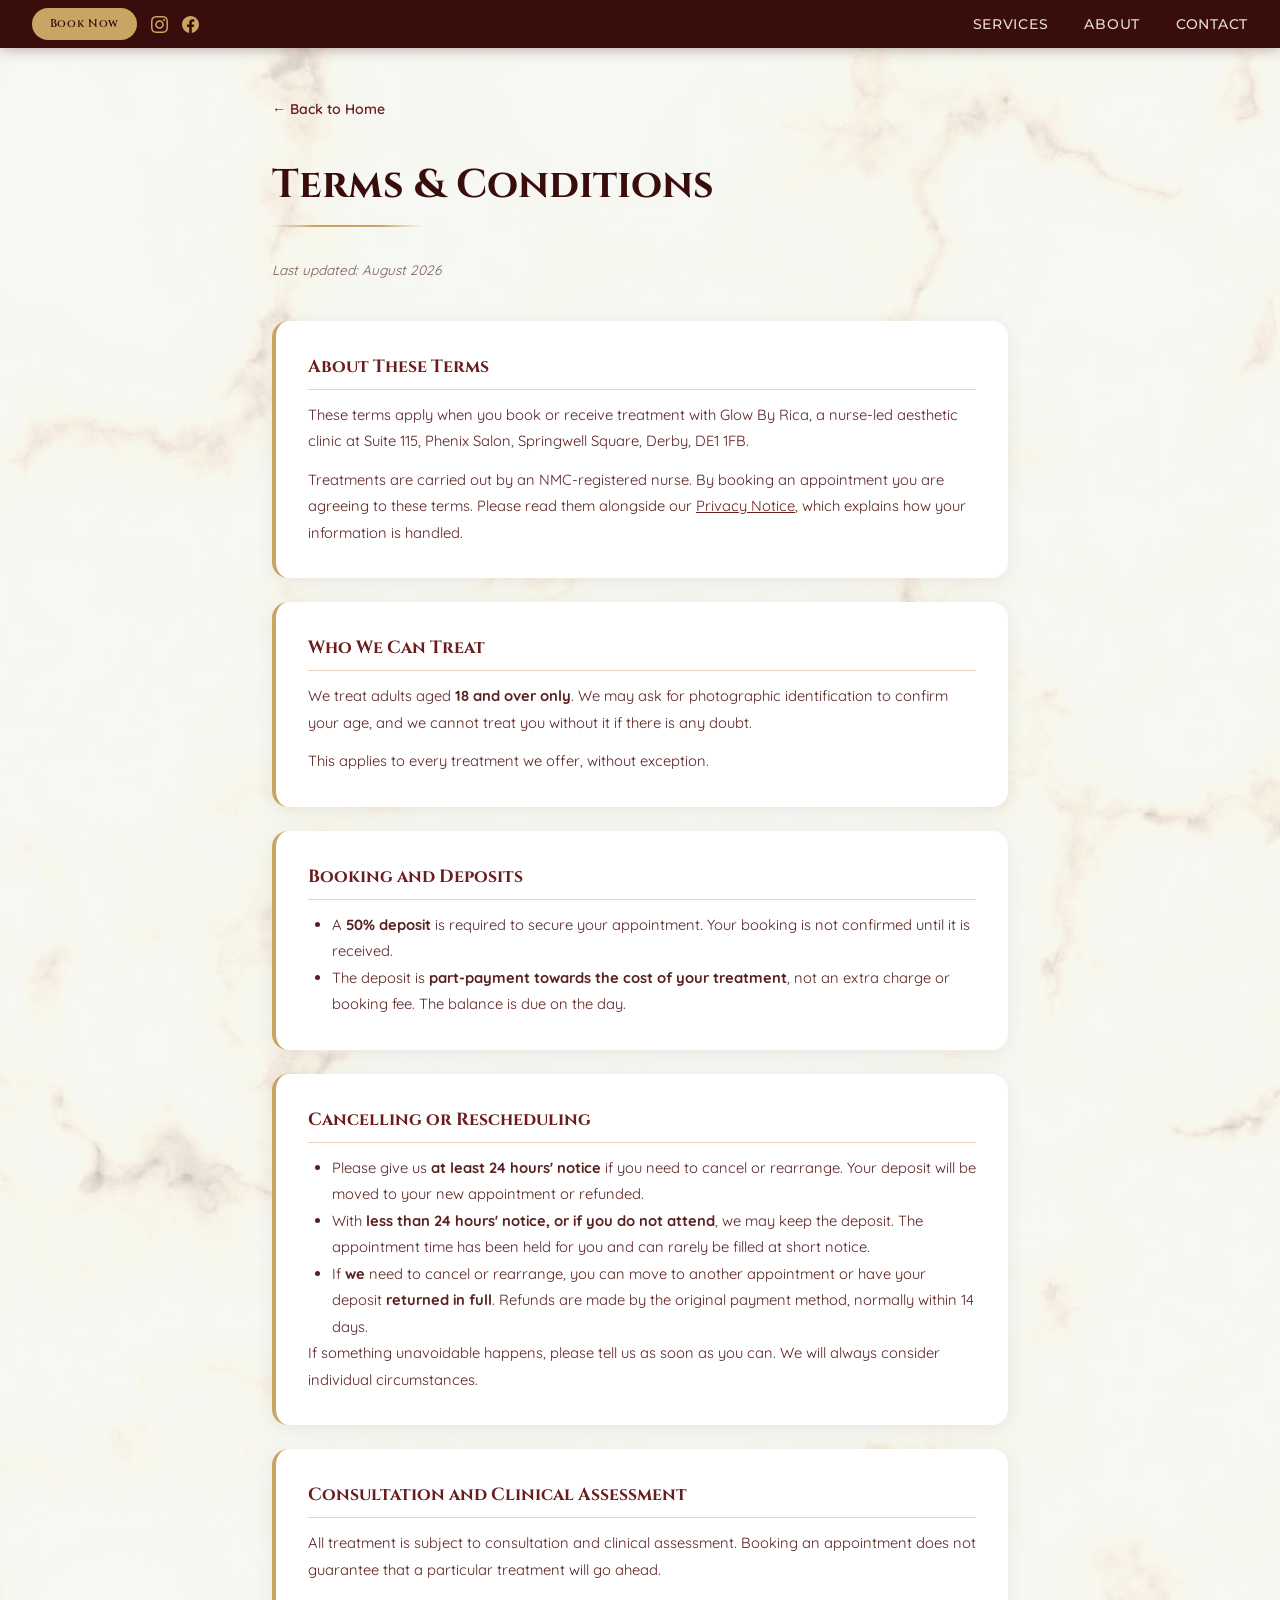
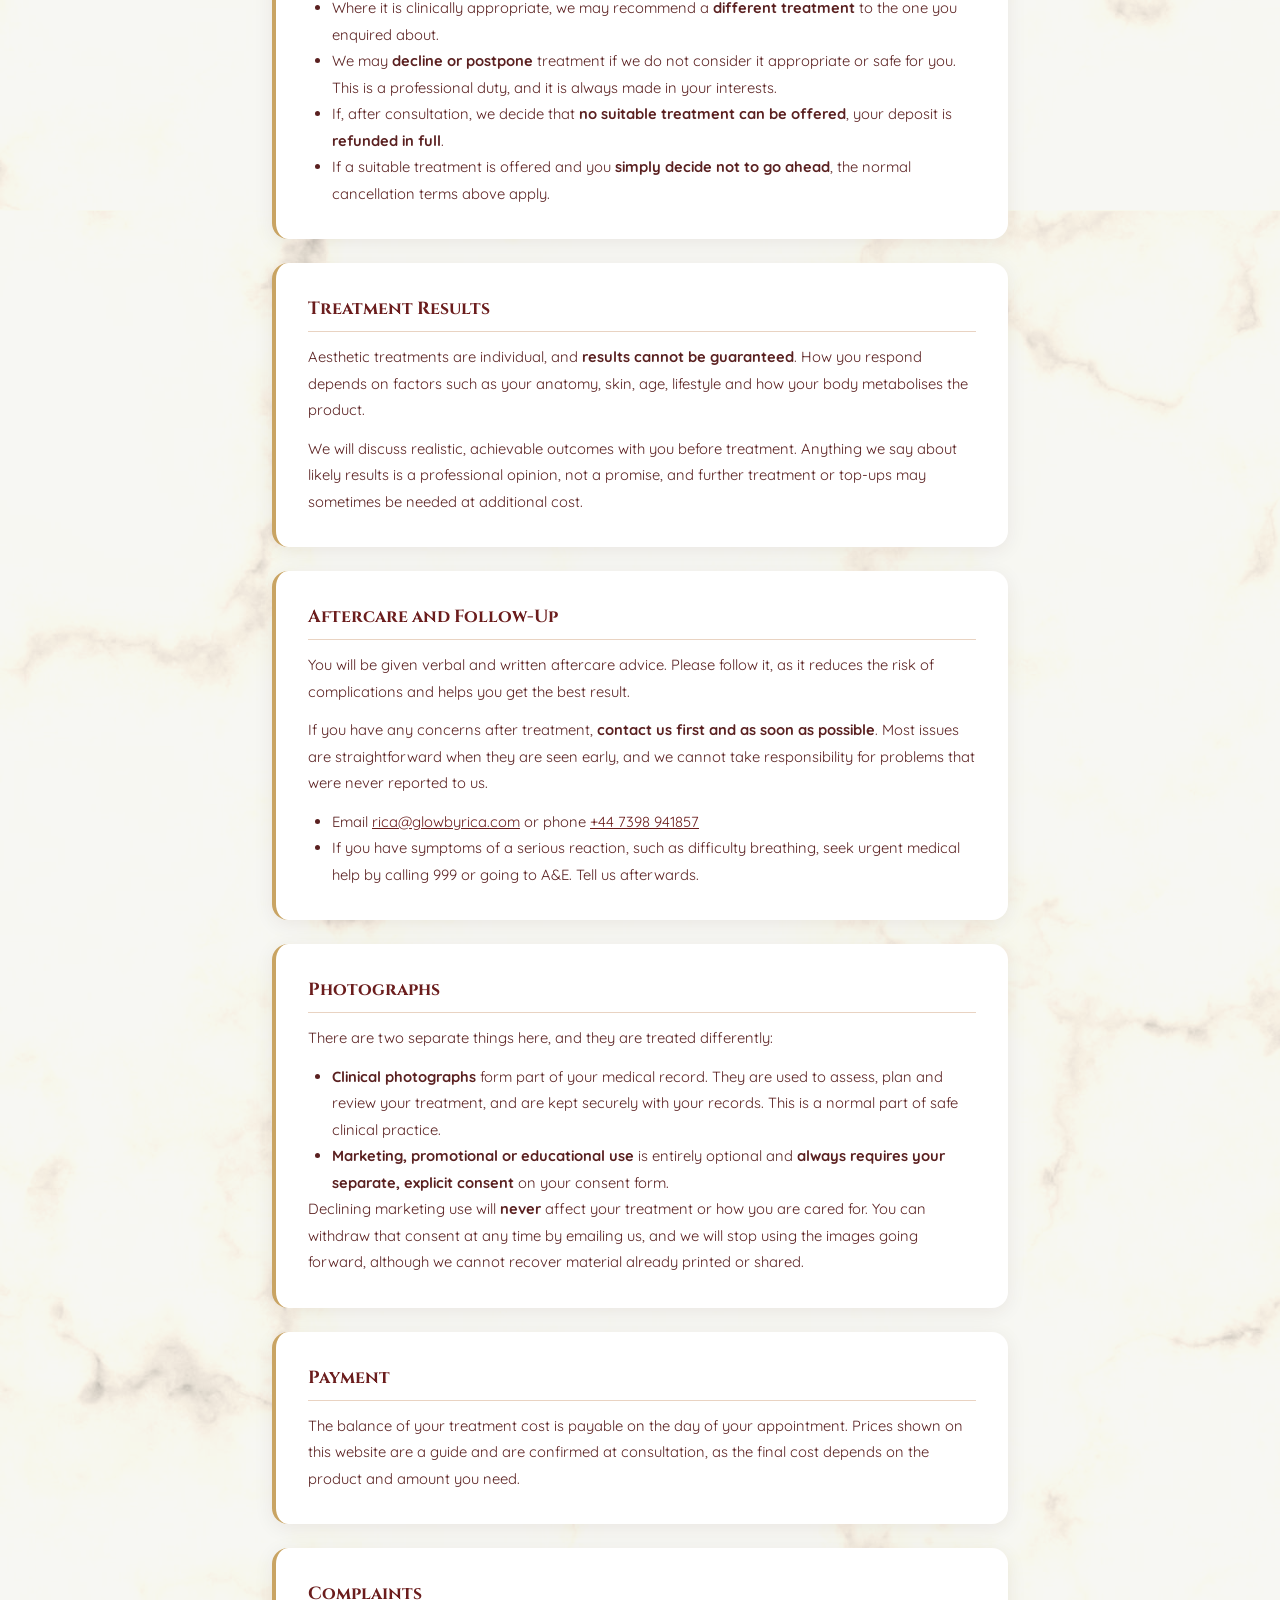
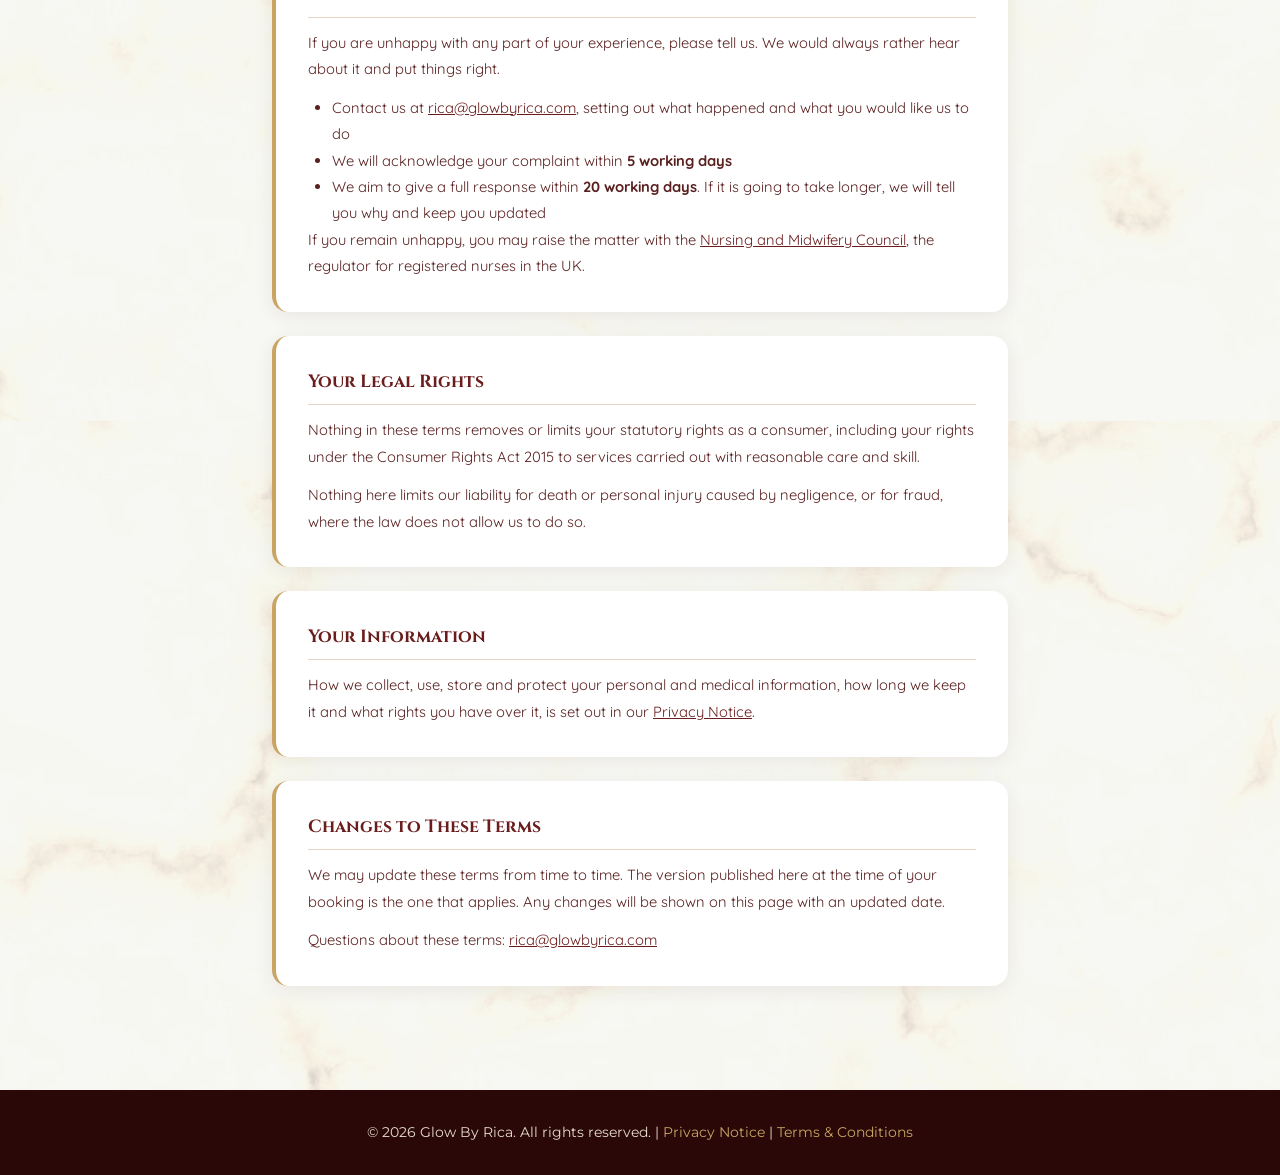
<file: terms.html>
<!DOCTYPE html>
<html lang="en">
<head>
    <meta charset="UTF-8">
    <meta name="viewport" content="width=device-width, initial-scale=1.0">
    <title>Terms &amp; Conditions | Glow By Rica Aesthetics Clinic Derby</title>
    <meta name="description" content="Booking, deposit, cancellation and aftercare terms for treatments at Glow By Rica, a nurse-led aesthetics clinic in Derby.">
    <link rel="canonical" href="https://www.glowbyrica.com/terms.html">
    <meta property="og:type" content="website">
    <meta property="og:locale" content="en_GB">
    <meta property="og:site_name" content="Glow By Rica">
    <meta property="og:title" content="Terms &amp; Conditions | Glow By Rica Aesthetics Clinic Derby">
    <meta property="og:description" content="Booking, deposit, cancellation and aftercare terms for treatments at Glow By Rica, a nurse-led aesthetics clinic in Derby.">
    <meta property="og:url" content="https://www.glowbyrica.com/terms.html">
    <meta property="og:image" content="https://www.glowbyrica.com/images/og-image.jpg">
    <meta property="og:image:width" content="1200">
    <meta property="og:image:height" content="630">
    <meta property="og:image:alt" content="Glow By Rica - aesthetics clinic in Derby">
    <meta name="twitter:card" content="summary_large_image">
    <meta name="twitter:title" content="Terms &amp; Conditions | Glow By Rica Aesthetics Clinic Derby">
    <meta name="twitter:description" content="Booking, deposit, cancellation and aftercare terms for treatments at Glow By Rica, a nurse-led aesthetics clinic in Derby.">
    <meta name="twitter:image" content="https://www.glowbyrica.com/images/og-image.jpg">
    <link rel="icon" type="image/jpeg" href="images/GLOW2.jpg">
    <link href="https://fonts.googleapis.com/css2?family=Cinzel:wght@400;700&family=Raleway:wght@400;600;700&family=Quicksand:wght@400;500;600&family=Montserrat:wght@400;500;600&display=swap" rel="stylesheet">
    <style>
        * { margin: 0; padding: 0; box-sizing: border-box; }

        body {
            font-family: 'Quicksand', sans-serif;
            background-color: #FAF3EB;
            color: #3A0D0D;
            line-height: 1.6;
            position: relative;
        }

        /* Rica's leaflet marble, anchored to the page (same recipe as index) */
        body::before {
            content: '';
            position: absolute;
            inset: 0;
            z-index: -1;
            pointer-events: none;
            background: url('images/marble.jpg') top center / 100% auto repeat-y;
            filter: sepia(0.25) brightness(0.97);
        }

        @media (max-width: 900px) {
            body::before { background-size: 260% auto; }
        }

        h1, h2, h3 { font-family: 'Raleway', sans-serif; }
        header, footer { font-family: 'Montserrat', sans-serif; }

        header {
            background-color: #3A0D0D;
            color: #fff;
            padding: 0.5rem 0;
            position: sticky;
            top: 0;
            box-shadow: 0 2px 12px rgba(58,13,13,0.3);
            z-index: 100;
        }

        .header-container {
            width: 100%;
            padding: 0 2rem;
            display: flex;
            justify-content: flex-end;
            align-items: center;
        }

        .header-left {
            display: flex;
            align-items: center;
            gap: 0.9rem;
            margin-right: auto;
        }

        .header-book-btn {
            display: inline-block;
            background: #C9A463;
            color: #3A0D0D;
            padding: 0.45rem 1.1rem;
            border-radius: 50px;
            font-family: "Cinzel", serif;
            font-size: 0.7rem;
            font-weight: 600;
            letter-spacing: 0.06em;
            text-decoration: none;
            white-space: nowrap;
            transition: all 0.3s ease;
        }

        .header-book-btn:hover { background: #E6DCCB; }

        .header-social {
            display: inline-flex;
            align-items: center;
            color: #C9A463;
            transition: color 0.3s ease;
        }

        .header-social svg { width: 17px; height: 17px; fill: currentColor; }
        .header-social:hover { color: #E6DCCB; }

        nav a {
            color: #E6DCCB;
            text-decoration: none;
            font-weight: 500;
            font-size: 0.9rem;
            letter-spacing: 0.05em;
            text-transform: uppercase;
            transition: color 0.3s ease;
            margin-left: 2rem;
        }

        nav a:hover { color: #C9A463; }

        .container {
            max-width: 800px;
            margin: 0 auto;
            padding: 3rem 2rem;
        }

        .page-title {
            font-family: "Cinzel", serif;
            font-size: 2.5rem;
            color: #3A0D0D;
            margin-bottom: 0.5rem;
        }

        .gold-line {
            width: 150px;
            height: 2px;
            background: linear-gradient(90deg, transparent, #C9A463 28%, #C9A463 72%, transparent);
            margin-bottom: 2rem;
        }

        .last-updated {
            color: #7a5a5a;
            font-size: 0.85rem;
            margin-bottom: 2.5rem;
            font-style: italic;
        }

        .policy-section {
            background: #fff;
            border-radius: 16px;
            padding: 2rem;
            margin-bottom: 1.5rem;
            box-shadow: 0 4px 20px rgba(58,13,13,0.07);
            border-left: 4px solid #C9A463;
        }

        .policy-section h2 {
            font-family: "Cinzel", serif;
            color: #6B1D1D;
            font-size: 1.1rem;
            margin-bottom: 0.75rem;
            padding-bottom: 0.5rem;
            border-bottom: 1px solid #E9D3C2;
        }

        .policy-section p {
            color: #5a2020;
            font-size: 0.92rem;
            line-height: 1.8;
            margin-bottom: 0.75rem;
        }

        .policy-section p:last-child { margin-bottom: 0; }

        .policy-section ul {
            color: #5a2020;
            font-size: 0.92rem;
            line-height: 1.8;
            margin-left: 1.5rem;
        }

        .back-link {
            display: inline-block;
            color: #6B1D1D;
            text-decoration: none;
            font-weight: 600;
            font-size: 0.88rem;
            margin-bottom: 2rem;
            transition: color 0.3s;
        }

        .back-link:hover { color: #3A0D0D; }

        footer {
            background-color: #2a0808;
            color: #E6DCCB;
            text-align: center;
            padding: 2rem;
            font-size: 0.85rem;
            margin-top: 2rem;
        }

        footer a { color: #C9A463; text-decoration: none; }
        footer a:hover { color: #fff; }
    </style>
</head>
<body>
    <header>
        <div class="header-container">
            <div class="header-left">
                <a href="/#contact" class="header-book-btn">Book Now</a>
                <a href="https://www.instagram.com/glow_by_rica?igsh=MWxnbjExbDdrdWJpdw==" target="_blank" aria-label="Instagram" class="header-social"><svg viewBox="0 0 24 24"><path d="M12 2.163c3.204 0 3.584.012 4.85.07 3.252.148 4.771 1.691 4.919 4.919.058 1.265.069 1.645.069 4.849 0 3.205-.012 3.584-.069 4.849-.149 3.225-1.664 4.771-4.919 4.919-1.266.058-1.644.07-4.85.07-3.204 0-3.584-.012-4.849-.07-3.26-.149-4.771-1.699-4.919-4.92-.058-1.265-.07-1.644-.07-4.849 0-3.204.013-3.583.07-4.849.149-3.227 1.664-4.771 4.919-4.919 1.266-.057 1.645-.069 4.849-.069zm0-2.163c-3.259 0-3.667.014-4.947.072-4.358.2-6.78 2.618-6.98 6.98-.059 1.281-.073 1.689-.073 4.948 0 3.259.014 3.668.072 4.948.2 4.358 2.618 6.78 6.98 6.98 1.281.058 1.689.072 4.948.072 3.259 0 3.668-.014 4.948-.072 4.354-.2 6.782-2.618 6.979-6.98.059-1.28.073-1.689.073-4.948 0-3.259-.014-3.667-.072-4.947-.196-4.354-2.617-6.78-6.979-6.98-1.281-.059-1.69-.073-4.949-.073zm0 5.838c-3.403 0-6.162 2.759-6.162 6.162s2.759 6.163 6.162 6.163 6.162-2.759 6.162-6.163c0-3.403-2.759-6.162-6.162-6.162zm0 10.162c-2.209 0-4-1.79-4-4 0-2.209 1.791-4 4-4s4 1.791 4 4c0 2.21-1.791 4-4 4zm6.406-11.845c-.796 0-1.441.645-1.441 1.44s.645 1.44 1.441 1.44c.795 0 1.439-.645 1.439-1.44s-.644-1.44-1.439-1.44z"/></svg></a>
                <a href="https://www.facebook.com/profile.php?id=61556058730324&amp;locale=en_GB" target="_blank" aria-label="Facebook" class="header-social"><svg viewBox="0 0 24 24"><path d="M24 12.073c0-6.627-5.373-12-12-12s-12 5.373-12 12c0 5.99 4.388 10.954 10.125 11.854v-8.385H7.078v-3.47h3.047V9.43c0-3.007 1.792-4.669 4.533-4.669 1.312 0 2.686.235 2.686.235v2.953H15.83c-1.491 0-1.956.925-1.956 1.874v2.25h3.328l-.532 3.47h-2.796v8.385C19.612 23.027 24 18.062 24 12.073z"/></svg></a>
            </div>
            <nav>
                <a href="/#services">Services</a>
                <a href="/#about">About</a>
                <a href="/#contact">Contact</a>
            </nav>
        </div>
    </header>

    <div class="container">
        <a href="/" class="back-link">← Back to Home</a>
        <h1 class="page-title">Terms &amp; Conditions</h1>
        <div class="gold-line"></div>
        <p class="last-updated">Last updated: August 2026</p>

        <div class="policy-section">
            <h2>About These Terms</h2>
            <p>These terms apply when you book or receive treatment with Glow By Rica, a nurse-led aesthetic clinic at Suite 115, Phenix Salon, Springwell Square, Derby, DE1 1FB.</p>
            <p>Treatments are carried out by an NMC-registered nurse. By booking an appointment you are agreeing to these terms. Please read them alongside our <a href="privacy.html" style="color:#6B1D1D;">Privacy Notice</a>, which explains how your information is handled.</p>
        </div>

        <div class="policy-section">
            <h2>Who We Can Treat</h2>
            <p>We treat adults aged <strong>18 and over only</strong>. We may ask for photographic identification to confirm your age, and we cannot treat you without it if there is any doubt.</p>
            <p>This applies to every treatment we offer, without exception.</p>
        </div>

        <div class="policy-section">
            <h2>Booking and Deposits</h2>
            <ul>
                <li>A <strong>50% deposit</strong> is required to secure your appointment. Your booking is not confirmed until it is received.</li>
                <li>The deposit is <strong>part-payment towards the cost of your treatment</strong>, not an extra charge or booking fee. The balance is due on the day.</li>
            </ul>
        </div>

        <div class="policy-section">
            <h2>Cancelling or Rescheduling</h2>
            <ul>
                <li>Please give us <strong>at least 24 hours' notice</strong> if you need to cancel or rearrange. Your deposit will be moved to your new appointment or refunded.</li>
                <li>With <strong>less than 24 hours' notice, or if you do not attend</strong>, we may keep the deposit. The appointment time has been held for you and can rarely be filled at short notice.</li>
                <li>If <strong>we</strong> need to cancel or rearrange, you can move to another appointment or have your deposit <strong>returned in full</strong>. Refunds are made by the original payment method, normally within 14 days.</li>
            </ul>
            <p>If something unavoidable happens, please tell us as soon as you can. We will always consider individual circumstances.</p>
        </div>

        <div class="policy-section">
            <h2>Consultation and Clinical Assessment</h2>
            <p>All treatment is subject to consultation and clinical assessment. Booking an appointment does not guarantee that a particular treatment will go ahead.</p>
            <ul>
                <li>Where it is clinically appropriate, we may recommend a <strong>different treatment</strong> to the one you enquired about.</li>
                <li>We may <strong>decline or postpone</strong> treatment if we do not consider it appropriate or safe for you. This is a professional duty, and it is always made in your interests.</li>
                <li>If, after consultation, we decide that <strong>no suitable treatment can be offered</strong>, your deposit is <strong>refunded in full</strong>.</li>
                <li>If a suitable treatment is offered and you <strong>simply decide not to go ahead</strong>, the normal cancellation terms above apply.</li>
            </ul>
        </div>

        <div class="policy-section">
            <h2>Treatment Results</h2>
            <p>Aesthetic treatments are individual, and <strong>results cannot be guaranteed</strong>. How you respond depends on factors such as your anatomy, skin, age, lifestyle and how your body metabolises the product.</p>
            <p>We will discuss realistic, achievable outcomes with you before treatment. Anything we say about likely results is a professional opinion, not a promise, and further treatment or top-ups may sometimes be needed at additional cost.</p>
        </div>

        <div class="policy-section">
            <h2>Aftercare and Follow-Up</h2>
            <p>You will be given verbal and written aftercare advice. Please follow it, as it reduces the risk of complications and helps you get the best result.</p>
            <p>If you have any concerns after treatment, <strong>contact us first and as soon as possible</strong>. Most issues are straightforward when they are seen early, and we cannot take responsibility for problems that were never reported to us.</p>
            <ul>
                <li>Email <a href="mailto:rica@glowbyrica.com" style="color:#6B1D1D;">rica@glowbyrica.com</a> or phone <a href="tel:+447398941857" style="color:#6B1D1D;">+44 7398 941857</a></li>
                <li>If you have symptoms of a serious reaction, such as difficulty breathing, seek urgent medical help by calling 999 or going to A&amp;E. Tell us afterwards.</li>
            </ul>
        </div>

        <div class="policy-section">
            <h2>Photographs</h2>
            <p>There are two separate things here, and they are treated differently:</p>
            <ul>
                <li><strong>Clinical photographs</strong> form part of your medical record. They are used to assess, plan and review your treatment, and are kept securely with your records. This is a normal part of safe clinical practice.</li>
                <li><strong>Marketing, promotional or educational use</strong> is entirely optional and <strong>always requires your separate, explicit consent</strong> on your consent form.</li>
            </ul>
            <p>Declining marketing use will <strong>never</strong> affect your treatment or how you are cared for. You can withdraw that consent at any time by emailing us, and we will stop using the images going forward, although we cannot recover material already printed or shared.</p>
        </div>

        <div class="policy-section">
            <h2>Payment</h2>
            <p>The balance of your treatment cost is payable on the day of your appointment. Prices shown on this website are a guide and are confirmed at consultation, as the final cost depends on the product and amount you need.</p>
        </div>

        <div class="policy-section">
            <h2>Complaints</h2>
            <p>If you are unhappy with any part of your experience, please tell us. We would always rather hear about it and put things right.</p>
            <ul>
                <li>Contact us at <a href="mailto:rica@glowbyrica.com" style="color:#6B1D1D;">rica@glowbyrica.com</a>, setting out what happened and what you would like us to do</li>
                <li>We will acknowledge your complaint within <strong>5 working days</strong></li>
                <li>We aim to give a full response within <strong>20 working days</strong>. If it is going to take longer, we will tell you why and keep you updated</li>
            </ul>
            <p>If you remain unhappy, you may raise the matter with the <a href="https://www.nmc.org.uk" target="_blank" style="color:#6B1D1D;">Nursing and Midwifery Council</a>, the regulator for registered nurses in the UK.</p>
        </div>

        <div class="policy-section">
            <h2>Your Legal Rights</h2>
            <p>Nothing in these terms removes or limits your statutory rights as a consumer, including your rights under the Consumer Rights Act 2015 to services carried out with reasonable care and skill.</p>
            <p>Nothing here limits our liability for death or personal injury caused by negligence, or for fraud, where the law does not allow us to do so.</p>
        </div>

        <div class="policy-section">
            <h2>Your Information</h2>
            <p>How we collect, use, store and protect your personal and medical information, how long we keep it and what rights you have over it, is set out in our <a href="privacy.html" style="color:#6B1D1D;">Privacy Notice</a>.</p>
        </div>

        <div class="policy-section">
            <h2>Changes to These Terms</h2>
            <p>We may update these terms from time to time. The version published here at the time of your booking is the one that applies. Any changes will be shown on this page with an updated date.</p>
            <p>Questions about these terms: <a href="mailto:rica@glowbyrica.com" style="color:#6B1D1D;">rica@glowbyrica.com</a></p>
        </div>
    </div>

    <footer>
        <p>&copy; 2026 Glow By Rica. All rights reserved. | <a href="privacy.html">Privacy Notice</a> | <a href="terms.html">Terms &amp; Conditions</a></p>
    </footer>
</body>
</html>
</file>
